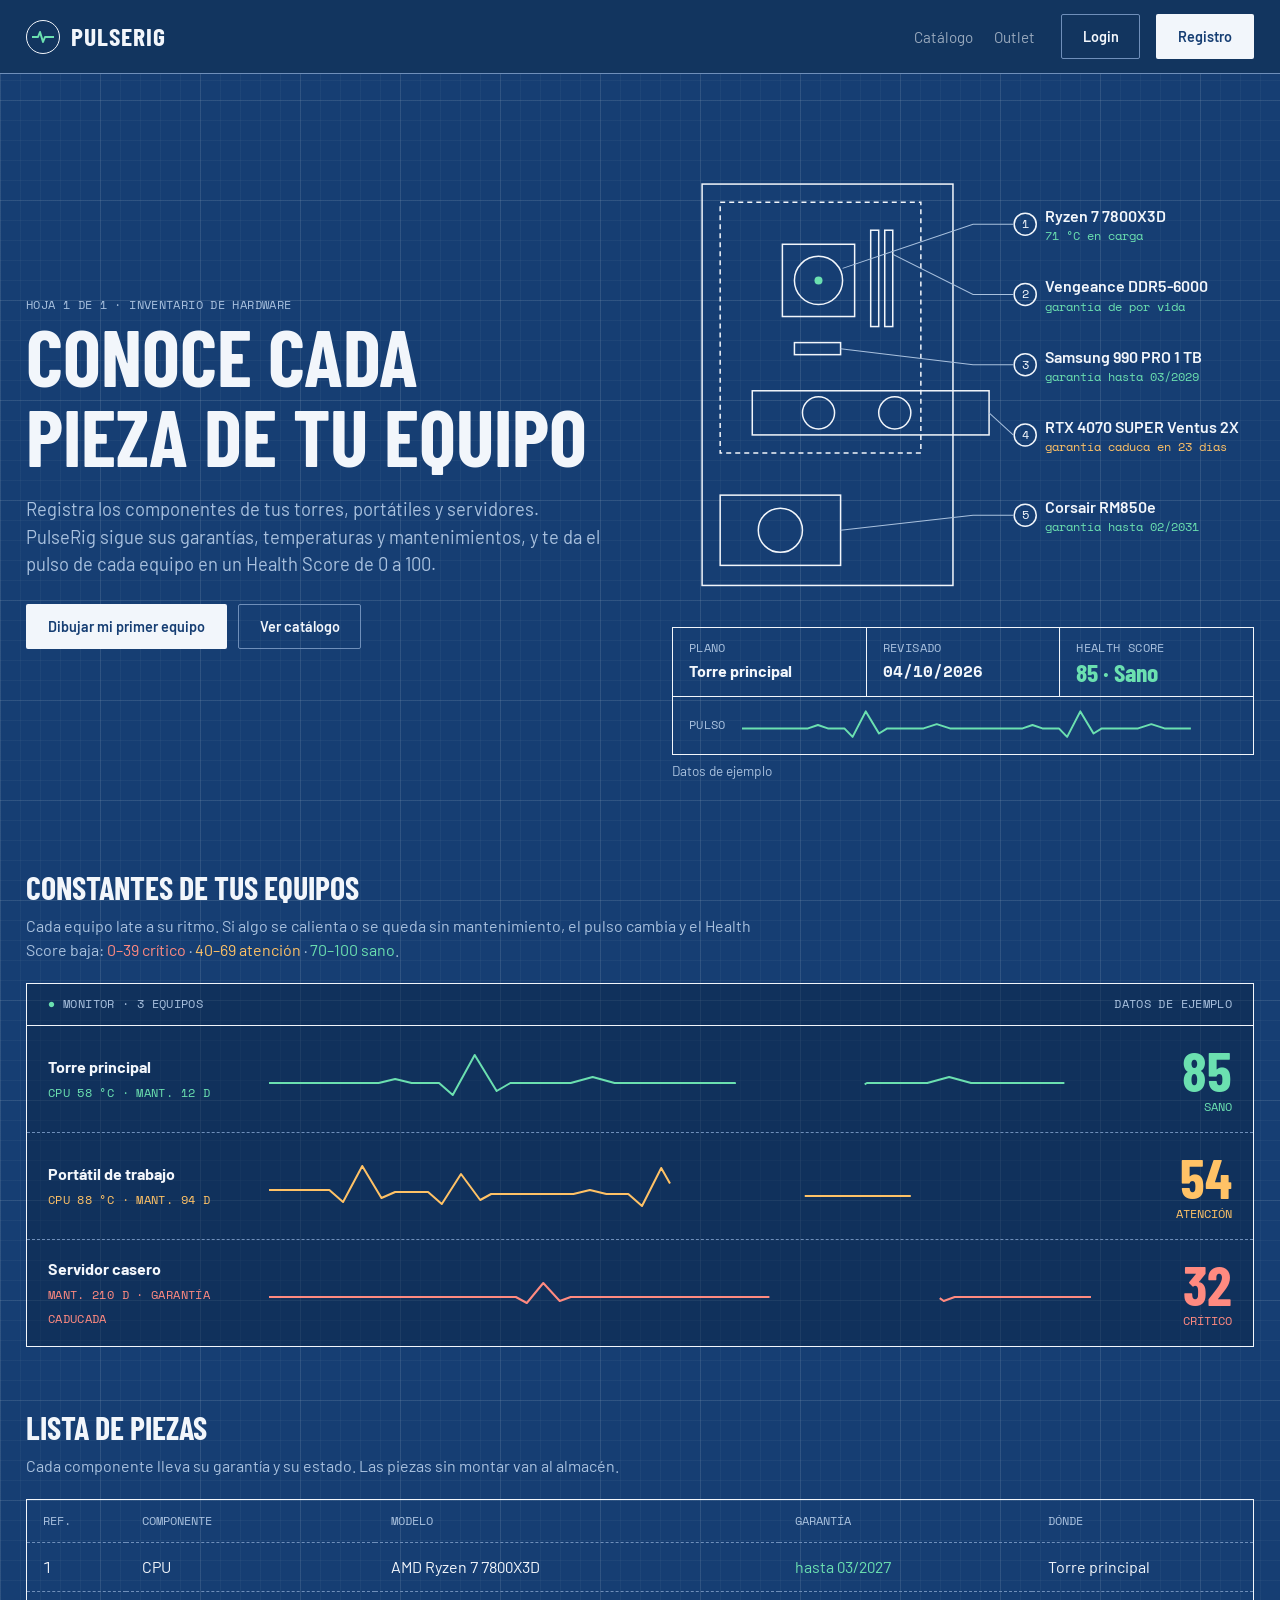
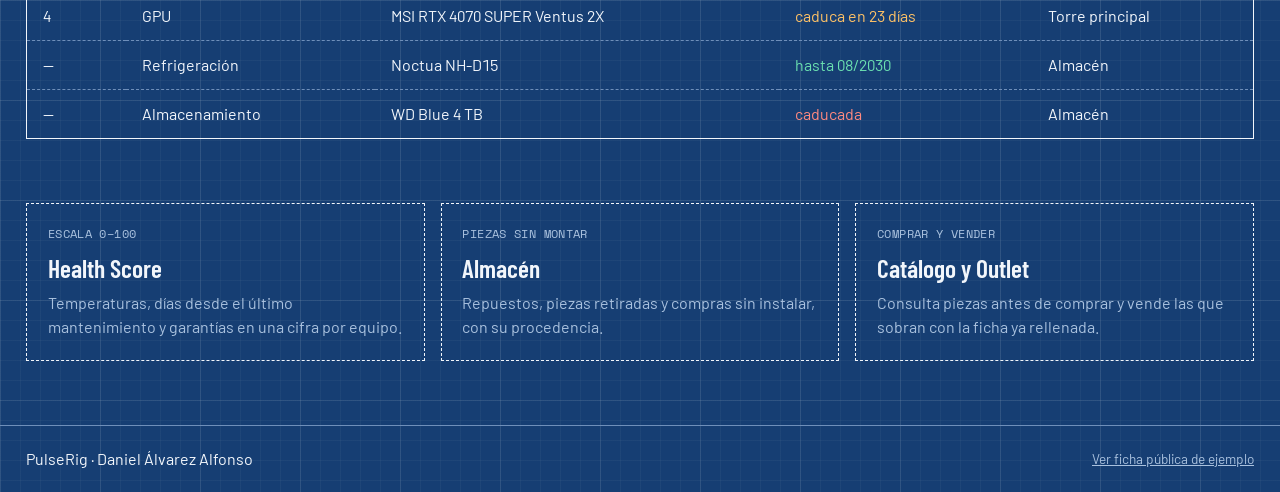
<file: index.html>
<!DOCTYPE html>
<html lang="es">
<head>
  <meta charset="UTF-8">
  <meta name="viewport" content="width=device-width, initial-scale=1.0">
  <title>PulseRig — Bitácora de mantenimiento y salud de tu hardware</title>
  <link rel="preconnect" href="https://fonts.googleapis.com">
  <link rel="preconnect" href="https://fonts.gstatic.com" crossorigin>
  <!-- Fuentes del rediseño: Barlow Condensed (títulos), Barlow (texto) y Space Mono (datos) -->
  <link href="https://fonts.googleapis.com/css2?family=Barlow+Condensed:wght@600;700&family=Barlow:wght@400;500;600&family=Space+Mono:wght@400;700&display=swap" rel="stylesheet">
  <link rel="stylesheet" href="https://cdn.jsdelivr.net/npm/bootstrap@4.6.2/dist/css/bootstrap.min.css">
  <link rel="stylesheet" href="css/styles.css">
</head>
<!--
  PORTADA DE PULSERIG · Rediseño "hoja de calco"
  La página parece un plano técnico. Tiene 4 bloques:
    1. Hero: texto + despiece de una torre de ejemplo con su cajetín.
    2. Monitor de constantes: un canal con pulso animado por cada equipo.
    3. Lista de piezas: tabla de componentes con su garantía.
    4. Funciones: tres tarjetas con lo que hace la aplicación.

  Colores de estado: cualquier elemento con data-estado="sano | atencion | critico"
  se pinta con el color de ese estado (ver styles.css, sección ESTADOS).
-->
<body>

  <!-- ===== CABECERA ===== -->
  <header class="menu-principal">
    <div class="contenedor">
      <a href="index.html" class="marca">
        <!-- Logo: sello redondo con un pulso que se mueve -->
        <span class="marca__sello" data-estado="sano">
          <svg viewBox="0 0 22 14" aria-hidden="true"><path class="pulso pulso--logo" d="M0 7h6l2-5 3 10 2-5h9"></path></svg>
        </span>
        PulseRig
      </a>
      <button class="menu-toggle" type="button" data-toggle="collapse" data-target="#menuPrincipal" aria-controls="menuPrincipal" aria-expanded="false" aria-label="Abrir menú">
        &#9776;
      </button>
      <nav class="menu-grupo collapse" id="menuPrincipal">
        <ul class="menu-enlaces">
          <li><a href="pages/catalogo.html">Catálogo</a></li>
          <li><a href="pages/outlet.html">Outlet</a></li>
        </ul>
        <div class="menu-acceso">
          <a href="pages/login.html" class="btn btn-secundario">Login</a>
          <a href="pages/registro.html" class="btn btn-primario">Registro</a>
        </div>
      </nav>
    </div>
  </header>
  <!-- ===== FIN CABECERA ===== -->

  <main>
    <div class="contenedor">

      <!-- ===== 1. HERO ===== -->
      <section class="hero">
        <div class="hero__texto">
          <p class="etiqueta-dato">Hoja 1 de 1 · Inventario de hardware</p>
          <h1>Conoce cada pieza de tu equipo</h1>
          <p class="hero__descripcion">
            Registra los componentes de tus torres, portátiles y servidores. PulseRig sigue sus garantías,
            temperaturas y mantenimientos, y te da el pulso de cada equipo en un Health Score de 0 a 100.
          </p>
          <div class="hero__acciones">
            <a href="pages/registro.html" class="btn btn-primario">Dibujar mi primer equipo</a>
            <a href="pages/catalogo.html" class="btn btn-secundario">Ver catálogo</a>
          </div>
        </div>

        <!-- Despiece de ejemplo: dibujo de la torre + cajetín del plano -->
        <figure class="despiece">
          <div class="despiece__dibujo">
            <svg viewBox="0 0 580 450" role="img" aria-label="Despiece de ejemplo de una torre con cinco componentes señalados">

              <!-- Piezas de la torre (solo contorno) -->
              <g class="despiece__piezas">
                <rect x="30" y="20" width="250" height="400"></rect>   <!-- caja -->
                <rect x="48" y="38" width="200" height="250" stroke-dasharray="5 4"></rect> <!-- placa base -->
                <rect x="110" y="80" width="72" height="72"></rect>    <!-- disipador CPU -->
                <circle cx="146" cy="116" r="24"></circle>
                <rect x="198" y="66" width="8" height="96"></rect>     <!-- RAM -->
                <rect x="212" y="66" width="8" height="96"></rect>
                <rect x="122" y="178" width="46" height="12"></rect>   <!-- SSD -->
                <rect x="80" y="226" width="236" height="44"></rect>   <!-- GPU -->
                <circle cx="146" cy="248" r="16"></circle>
                <circle cx="222" cy="248" r="16"></circle>
                <rect x="48" y="330" width="120" height="70"></rect>   <!-- fuente -->
                <circle cx="108" cy="365" r="22"></circle>
              </g>

              <!-- LED de la CPU: parpadea como un latido -->
              <circle class="latido" data-estado="sano" cx="146" cy="116" r="4"></circle>

              <!-- Líneas que unen cada pieza con su etiqueta -->
              <g class="despiece__lineas">
                <polyline points="170,104 300,60 340,60"></polyline>
                <polyline points="220,90 300,130 340,130"></polyline>
                <polyline points="168,184 300,200 340,200"></polyline>
                <polyline points="316,248 340,270"></polyline>
                <polyline points="168,365 300,350 340,350"></polyline>
              </g>

              <!-- Etiquetas: número, modelo y dato (el color lo da data-estado) -->
              <g class="despiece__etiquetas">
                <circle cx="352" cy="60" r="11"></circle><text class="despiece__num" x="352" y="64">1</text>
                <text class="despiece__modelo" x="372" y="58">Ryzen 7 7800X3D</text>
                <text data-estado="sano" x="372" y="76">71 °C en carga</text>

                <circle cx="352" cy="130" r="11"></circle><text class="despiece__num" x="352" y="134">2</text>
                <text class="despiece__modelo" x="372" y="128">Vengeance DDR5-6000</text>
                <text data-estado="sano" x="372" y="146">garantía de por vida</text>

                <circle cx="352" cy="200" r="11"></circle><text class="despiece__num" x="352" y="204">3</text>
                <text class="despiece__modelo" x="372" y="198">Samsung 990 PRO 1 TB</text>
                <text data-estado="sano" x="372" y="216">garantía hasta 03/2029</text>

                <circle cx="352" cy="270" r="11"></circle><text class="despiece__num" x="352" y="274">4</text>
                <text class="despiece__modelo" x="372" y="268">RTX 4070 SUPER Ventus 2X</text>
                <text data-estado="atencion" x="372" y="286">garantía caduca en 23 días</text>

                <circle cx="352" cy="350" r="11"></circle><text class="despiece__num" x="352" y="354">5</text>
                <text class="despiece__modelo" x="372" y="348">Corsair RM850e</text>
                <text data-estado="sano" x="372" y="366">garantía hasta 02/2031</text>
              </g>
            </svg>
          </div>

          <!-- Cajetín: el recuadro de datos que llevan los planos en una esquina -->
          <div class="cajetin">
            <div>
              <span class="etiqueta-dato">Plano</span>
              <strong>Torre principal</strong>
            </div>
            <div>
              <span class="etiqueta-dato">Revisado</span>
              <strong class="cifra">04/10/2026</strong>
            </div>
            <div data-estado="sano">
              <span class="etiqueta-dato">Health Score</span>
              <strong class="cajetin__puntuacion">85 · Sano</strong>
            </div>
            <div class="cajetin__pulso" data-estado="sano">
              <span class="etiqueta-dato">Pulso</span>
              <svg viewBox="0 0 300 40" preserveAspectRatio="none" aria-hidden="true"><path class="pulso pulso--lento" d="M0 24h40l6-4 6 4h10l5 10 8-30 8 26 5-6h22l8-5 8 5h44l6-4 6 4h10l5 10 8-30 8 26 5-6h22l8-5 8 5h34"></path></svg>
            </div>
          </div>
          <figcaption class="texto-pequeno">Datos de ejemplo</figcaption>
        </figure>
      </section>
      <!-- ===== FIN HERO ===== -->

      <!-- ===== 2. MONITOR DE CONSTANTES ===== -->
      <section class="seccion-publica">
        <div class="seccion-publica__intro">
          <h2>Constantes de tus equipos</h2>
          <p class="texto-secundario">
            Cada equipo late a su ritmo. Si algo se calienta o se queda sin mantenimiento, el pulso cambia
            y el Health Score baja:
            <span data-estado="critico">0–39 crítico</span> ·
            <span data-estado="atencion">40–69 atención</span> ·
            <span data-estado="sano">70–100 sano</span>.
          </p>
        </div>

        <div class="monitor">
          <p class="monitor__cabecera etiqueta-dato">
            <span><span class="latido" data-estado="sano">●</span> Monitor · 3 equipos</span>
            <span>Datos de ejemplo</span>
          </p>

          <!-- Un canal por equipo: nombre, pulso y puntuación. data-estado colorea todo el canal -->
          <div class="monitor__canal" data-estado="sano">
            <div>
              <strong>Torre principal</strong>
              <span class="etiqueta-dato">CPU 58 °C · mant. 12 d</span>
            </div>
            <svg viewBox="0 0 300 60" preserveAspectRatio="none" aria-hidden="true"><path class="pulso pulso--lento" d="M0 34h40l6-4 6 4h10l5 12 8-40 8 36 5-8h22l8-6 8 6h44l6-4 6 4h10l5 12 8-40 8 36 5-8h22l8-6 8 6h34"></path></svg>
            <p class="monitor__lectura"><span class="monitor__cifra">85</span> Sano</p>
          </div>

          <div class="monitor__canal" data-estado="atencion">
            <div>
              <strong>Portátil de trabajo</strong>
              <span class="etiqueta-dato">CPU 88 °C · mant. 94 d</span>
            </div>
            <svg viewBox="0 0 300 60" preserveAspectRatio="none" aria-hidden="true"><path class="pulso pulso--rapido" d="M0 34h22l5 12 7-36 7 32 5-6h12l5 12 7-30 7 26 4-6h30l6-4 6 4h8l5 12 7-38 7 34 5-8h16l5 12 7-28 7 24 4-6h40"></path></svg>
            <p class="monitor__lectura"><span class="monitor__cifra">54</span> Atención</p>
          </div>

          <div class="monitor__canal" data-estado="critico">
            <div>
              <strong>Servidor casero</strong>
              <span class="etiqueta-dato">mant. 210 d · garantía caducada</span>
            </div>
            <svg viewBox="0 0 300 60" preserveAspectRatio="none" aria-hidden="true"><path class="pulso" d="M0 34h90l4 6 6-20 6 18 4-4h120l4 6 6-14 6 12 4-4h50"></path></svg>
            <p class="monitor__lectura"><span class="monitor__cifra">32</span> Crítico</p>
          </div>
        </div>
      </section>
      <!-- ===== FIN MONITOR ===== -->

      <!-- ===== 3. LISTA DE PIEZAS ===== -->
      <section class="seccion-publica">
        <div class="seccion-publica__intro">
          <h2>Lista de piezas</h2>
          <p class="texto-secundario">Cada componente lleva su garantía y su estado. Las piezas sin montar van al almacén.</p>
        </div>
        <div class="tabla-plano">
          <table>
            <thead>
              <tr><th>Ref.</th><th>Componente</th><th>Modelo</th><th>Garantía</th><th>Dónde</th></tr>
            </thead>
            <tbody>
              <tr><td>1</td><td>CPU</td><td>AMD Ryzen 7 7800X3D</td><td data-estado="sano">hasta 03/2027</td><td>Torre principal</td></tr>
              <tr><td>4</td><td>GPU</td><td>MSI RTX 4070 SUPER Ventus 2X</td><td data-estado="atencion">caduca en 23 días</td><td>Torre principal</td></tr>
              <tr><td>—</td><td>Refrigeración</td><td>Noctua NH-D15</td><td data-estado="sano">hasta 08/2030</td><td>Almacén</td></tr>
              <tr><td>—</td><td>Almacenamiento</td><td>WD Blue 4 TB</td><td data-estado="critico">caducada</td><td>Almacén</td></tr>
            </tbody>
          </table>
        </div>
      </section>
      <!-- ===== FIN LISTA DE PIEZAS ===== -->

      <!-- ===== 4. FUNCIONES ===== -->
      <section class="seccion-publica">
        <div class="rejilla">
          <article class="funcion">
            <p class="etiqueta-dato">Escala 0–100</p>
            <h3>Health Score</h3>
            <p class="texto-secundario">Temperaturas, días desde el último mantenimiento y garantías en una cifra por equipo.</p>
          </article>
          <article class="funcion">
            <p class="etiqueta-dato">Piezas sin montar</p>
            <h3>Almacén</h3>
            <p class="texto-secundario">Repuestos, piezas retiradas y compras sin instalar, con su procedencia.</p>
          </article>
          <article class="funcion">
            <p class="etiqueta-dato">Comprar y vender</p>
            <h3>Catálogo y Outlet</h3>
            <p class="texto-secundario">Consulta piezas antes de comprar y vende las que sobran con la ficha ya rellenada.</p>
          </article>
        </div>
      </section>
      <!-- ===== FIN FUNCIONES ===== -->

    </div>
  </main>

  <!-- ===== PIE ===== -->
  <footer class="pie-pagina">
    <div class="contenedor">
      <p>PulseRig · Daniel Álvarez Alfonso</p>
      <a href="pages/publico.html">Ver ficha pública de ejemplo</a>
    </div>
  </footer>
  <!-- ===== FIN PIE ===== -->

  <script src="https://cdn.jsdelivr.net/npm/jquery@3.6.0/dist/jquery.min.js"></script>
  <script src="https://cdn.jsdelivr.net/npm/popper.js@1.16.1/dist/umd/popper.min.js"></script>
  <script src="https://cdn.jsdelivr.net/npm/bootstrap@4.6.2/dist/js/bootstrap.min.js"></script>
</body>
</html>
</file>
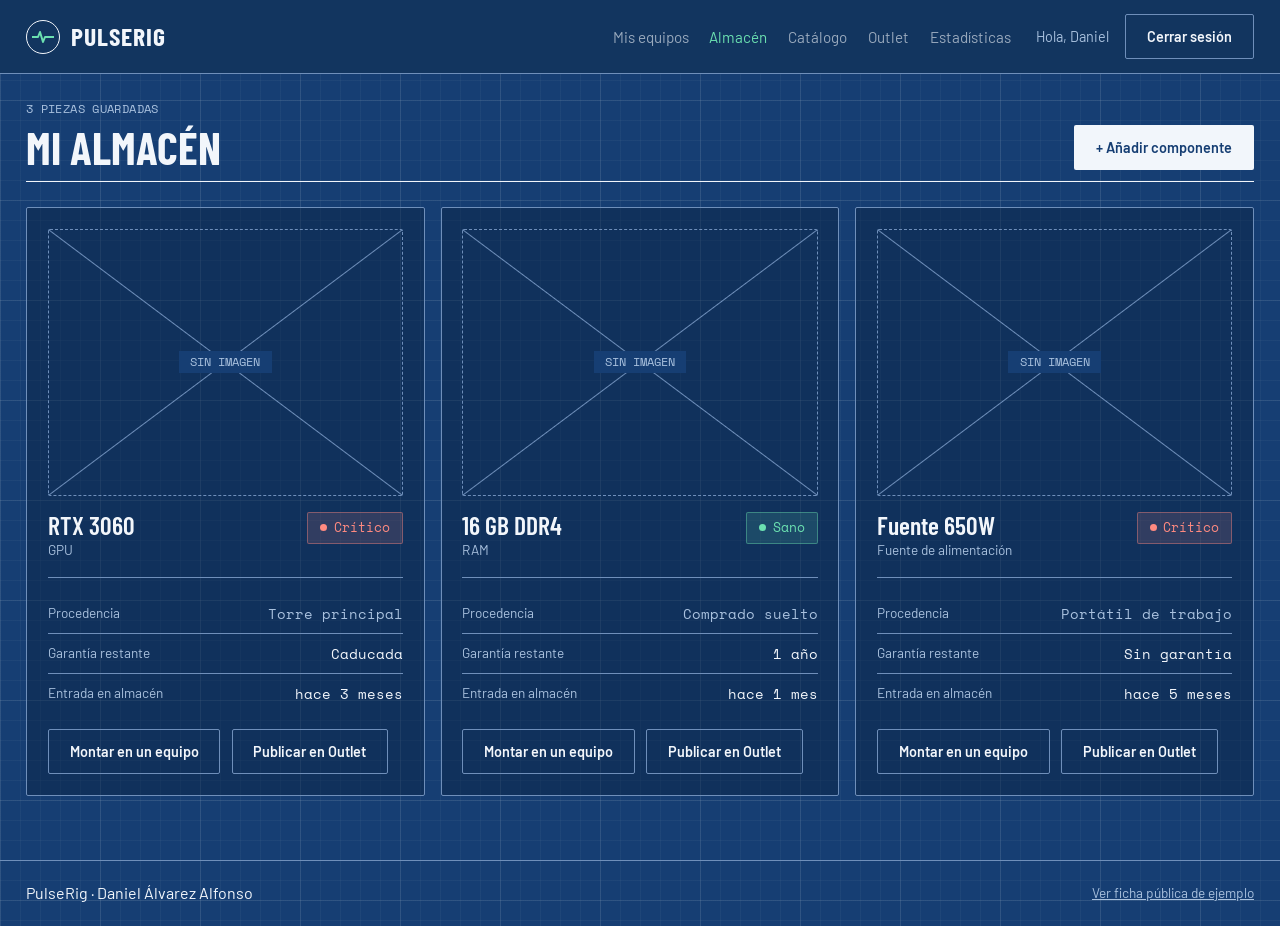
<file: pages/almacen.html>
<!DOCTYPE html>
<html lang="es">
<head>
  <meta charset="UTF-8">
  <meta name="viewport" content="width=device-width, initial-scale=1.0">
  <title>Mi almacén · PulseRig</title>
  <link rel="preconnect" href="https://fonts.googleapis.com">
  <link rel="preconnect" href="https://fonts.gstatic.com" crossorigin>
  <link href="https://fonts.googleapis.com/css2?family=Barlow+Condensed:wght@600;700&family=Barlow:wght@400;500;600&family=Space+Mono:wght@400;700&display=swap" rel="stylesheet">
  <link rel="stylesheet" href="https://cdn.jsdelivr.net/npm/bootstrap@4.6.2/dist/css/bootstrap.min.css">
  <link rel="stylesheet" href="../css/styles.css">
</head>
<body>
  <div class="contenido">

    <!-- ===== CABECERA ===== -->
    <header class="menu-principal">
      <div class="contenedor">
        <a href="../index.html" class="marca">
          <span class="marca__sello" data-estado="sano">
            <svg viewBox="0 0 22 14" aria-hidden="true"><path class="pulso pulso--logo" d="M0 7h6l2-5 3 10 2-5h9"></path></svg>
          </span>
          PulseRig
        </a>
        <button class="menu-toggle" type="button" data-toggle="collapse" data-target="#menuPrincipal" aria-controls="menuPrincipal" aria-expanded="false" aria-label="Abrir menú">
          &#9776;
        </button>
        <nav class="menu-grupo collapse" id="menuPrincipal">
          <ul class="menu-enlaces">
            <li><a href="equipos.html">Mis equipos</a></li>
            <li><a href="almacen.html" aria-current="page">Almacén</a></li>
            <li><a href="catalogo.html">Catálogo</a></li>
            <li><a href="outlet.html">Outlet</a></li>
            <li><a href="estadisticas.html">Estadísticas</a></li>
          </ul>
          <div class="menu-acceso">
            <span class="menu-saludo">Hola, Daniel</span>
            <a href="../index.html" class="btn btn-secundario">Cerrar sesión</a>
          </div>
        </nav>
      </div>
    </header>
    <!-- ===== FIN CABECERA ===== -->

    <main>
      <div class="contenedor">

        <div class="cabecera-pagina">
          <div>
            <p class="etiqueta-dato">3 piezas guardadas</p>
            <h1>Mi almacén</h1>
          </div>
          <a href="#" class="btn btn-primario">+ Añadir componente</a>
        </div>

        <div class="rejilla">

          <article class="tarjeta">
            <div class="sin-imagen" style="margin-bottom: var(--espacio-md);"><span>Sin imagen</span></div>
            <div class="tarjeta__cabecera">
              <div class="tarjeta__cabecera-titulos">
                <h3>RTX 3060</h3>
                <p class="texto-pequeno">GPU</p>
              </div>
              <span class="badge-estado badge-critico">Crítico</span>
            </div>
            <div class="tarjeta__cuerpo">
              <div class="tarjeta__fila">
                <span class="tarjeta__fila-etiqueta">Procedencia</span>
                <span class="tarjeta__fila-valor tarjeta-almacen__procedencia">Torre principal</span>
              </div>
              <div class="tarjeta__fila">
                <span class="tarjeta__fila-etiqueta">Garantía restante</span>
                <span class="tarjeta__fila-valor cifra">Caducada</span>
              </div>
              <div class="tarjeta__fila">
                <span class="tarjeta__fila-etiqueta">Entrada en almacén</span>
                <span class="tarjeta__fila-valor cifra">hace 3 meses</span>
              </div>
            </div>
            <div class="tarjeta__acciones">
              <button type="button" class="btn btn-secundario">Montar en un equipo</button>
              <button type="button" class="btn btn-secundario">Publicar en Outlet</button>
            </div>
          </article>

          <article class="tarjeta">
            <div class="sin-imagen" style="margin-bottom: var(--espacio-md);"><span>Sin imagen</span></div>
            <div class="tarjeta__cabecera">
              <div class="tarjeta__cabecera-titulos">
                <h3>16 GB DDR4</h3>
                <p class="texto-pequeno">RAM</p>
              </div>
              <span class="badge-estado badge-sano">Sano</span>
            </div>
            <div class="tarjeta__cuerpo">
              <div class="tarjeta__fila">
                <span class="tarjeta__fila-etiqueta">Procedencia</span>
                <span class="tarjeta__fila-valor tarjeta-almacen__procedencia">Comprado suelto</span>
              </div>
              <div class="tarjeta__fila">
                <span class="tarjeta__fila-etiqueta">Garantía restante</span>
                <span class="tarjeta__fila-valor cifra">1 año</span>
              </div>
              <div class="tarjeta__fila">
                <span class="tarjeta__fila-etiqueta">Entrada en almacén</span>
                <span class="tarjeta__fila-valor cifra">hace 1 mes</span>
              </div>
            </div>
            <div class="tarjeta__acciones">
              <button type="button" class="btn btn-secundario">Montar en un equipo</button>
              <button type="button" class="btn btn-secundario">Publicar en Outlet</button>
            </div>
          </article>

          <article class="tarjeta">
            <div class="sin-imagen" style="margin-bottom: var(--espacio-md);"><span>Sin imagen</span></div>
            <div class="tarjeta__cabecera">
              <div class="tarjeta__cabecera-titulos">
                <h3>Fuente 650W</h3>
                <p class="texto-pequeno">Fuente de alimentación</p>
              </div>
              <span class="badge-estado badge-critico">Crítico</span>
            </div>
            <div class="tarjeta__cuerpo">
              <div class="tarjeta__fila">
                <span class="tarjeta__fila-etiqueta">Procedencia</span>
                <span class="tarjeta__fila-valor tarjeta-almacen__procedencia">Portátil de trabajo</span>
              </div>
              <div class="tarjeta__fila">
                <span class="tarjeta__fila-etiqueta">Garantía restante</span>
                <span class="tarjeta__fila-valor cifra">Sin garantía</span>
              </div>
              <div class="tarjeta__fila">
                <span class="tarjeta__fila-etiqueta">Entrada en almacén</span>
                <span class="tarjeta__fila-valor cifra">hace 5 meses</span>
              </div>
            </div>
            <div class="tarjeta__acciones">
              <button type="button" class="btn btn-secundario">Montar en un equipo</button>
              <button type="button" class="btn btn-secundario">Publicar en Outlet</button>
            </div>
          </article>

        </div>

      </div>
    </main>

    <!-- ===== PIE ===== -->
    <footer class="pie-pagina">
      <div class="contenedor">
        <p>PulseRig · Daniel Álvarez Alfonso</p>
        <a href="publico.html">Ver ficha pública de ejemplo</a>
      </div>
    </footer>
    <!-- ===== FIN PIE ===== -->

  </div>

  <script src="https://cdn.jsdelivr.net/npm/jquery@3.6.0/dist/jquery.min.js"></script>
  <script src="https://cdn.jsdelivr.net/npm/popper.js@1.16.1/dist/umd/popper.min.js"></script>
  <script src="https://cdn.jsdelivr.net/npm/bootstrap@4.6.2/dist/js/bootstrap.min.js"></script>
</body>
</html>
</file>
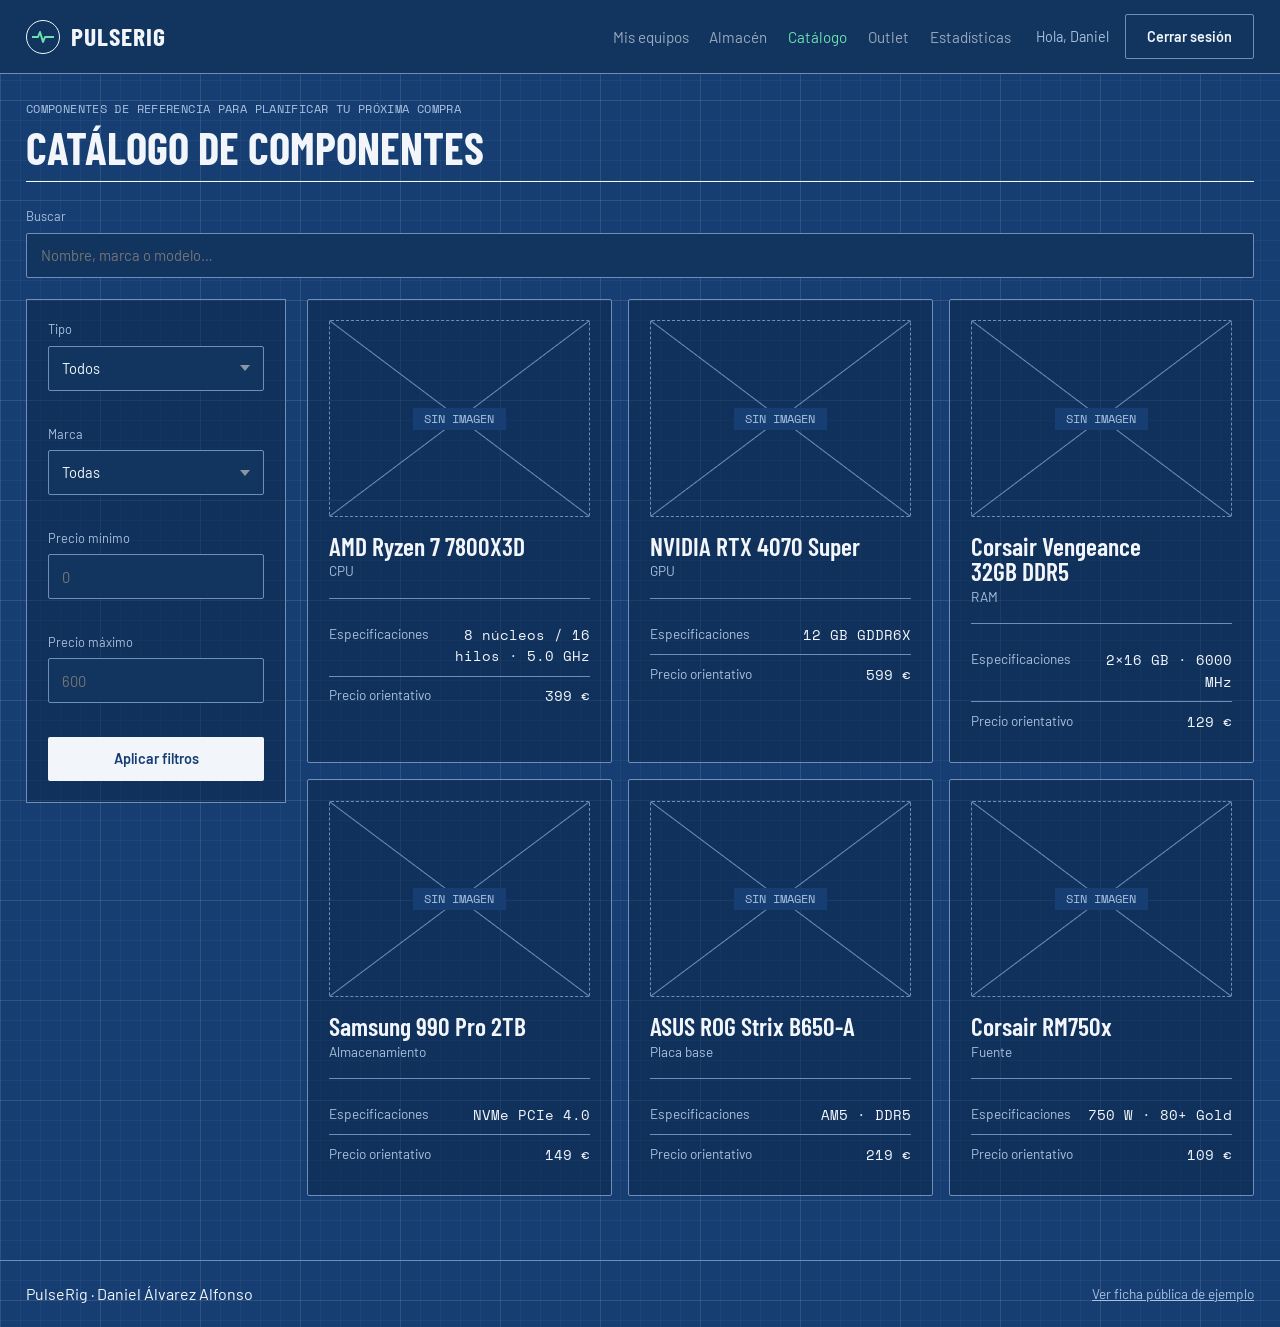
<file: pages/catalogo.html>
<!DOCTYPE html>
<html lang="es">
<head>
  <meta charset="UTF-8">
  <meta name="viewport" content="width=device-width, initial-scale=1.0">
  <title>Catálogo · PulseRig</title>
  <link rel="preconnect" href="https://fonts.googleapis.com">
  <link rel="preconnect" href="https://fonts.gstatic.com" crossorigin>
  <link href="https://fonts.googleapis.com/css2?family=Barlow+Condensed:wght@600;700&family=Barlow:wght@400;500;600&family=Space+Mono:wght@400;700&display=swap" rel="stylesheet">
  <link rel="stylesheet" href="https://cdn.jsdelivr.net/npm/bootstrap@4.6.2/dist/css/bootstrap.min.css">
  <link rel="stylesheet" href="../css/styles.css">
</head>
<body>
  <div class="contenido">

    <!-- ===== CABECERA ===== -->
    <header class="menu-principal">
      <div class="contenedor">
        <a href="../index.html" class="marca">
          <span class="marca__sello" data-estado="sano">
            <svg viewBox="0 0 22 14" aria-hidden="true"><path class="pulso pulso--logo" d="M0 7h6l2-5 3 10 2-5h9"></path></svg>
          </span>
          PulseRig
        </a>
        <button class="menu-toggle" type="button" data-toggle="collapse" data-target="#menuPrincipal" aria-controls="menuPrincipal" aria-expanded="false" aria-label="Abrir menú">
          &#9776;
        </button>
        <nav class="menu-grupo collapse" id="menuPrincipal">
          <ul class="menu-enlaces">
            <li><a href="equipos.html">Mis equipos</a></li>
            <li><a href="almacen.html">Almacén</a></li>
            <li><a href="catalogo.html" aria-current="page">Catálogo</a></li>
            <li><a href="outlet.html">Outlet</a></li>
            <li><a href="estadisticas.html">Estadísticas</a></li>
          </ul>
          <div class="menu-acceso">
            <span class="menu-saludo">Hola, Daniel</span>
            <a href="../index.html" class="btn btn-secundario">Cerrar sesión</a>
          </div>
        </nav>
      </div>
    </header>
    <!-- ===== FIN CABECERA ===== -->

    <main>
      <div class="contenedor">

        <div class="cabecera-pagina">
          <div>
            <p class="etiqueta-dato">Componentes de referencia para planificar tu próxima compra</p>
            <h1>Catálogo de componentes</h1>
          </div>
        </div>

        <div class="buscador">
          <div class="buscador__campo">
            <label class="etiqueta-campo" for="buscar">Buscar</label>
            <input class="campo" type="search" id="buscar" name="buscar" placeholder="Nombre, marca o modelo…">
          </div>
          <div class="filtros__toggle">
            <button type="button" class="btn btn-secundario" data-toggle="collapse" data-target="#panelFiltros" aria-expanded="false" aria-controls="panelFiltros">
              Filtrar
            </button>
          </div>
        </div>

        <div class="catalogo__layout">

          <aside class="catalogo__filtros">
            <form class="filtros__panel collapse" id="panelFiltros" action="#">
              <!-- TODO fase 2: enviar a ... -->
              <div class="grupo-campo">
                <label class="etiqueta-campo" for="filtro-tipo">Tipo</label>
                <select class="campo" id="filtro-tipo" name="tipo">
                  <option value="">Todos</option>
                  <option value="cpu">CPU</option>
                  <option value="gpu">GPU</option>
                  <option value="ram">RAM</option>
                  <option value="almacenamiento">Almacenamiento</option>
                  <option value="placa_base">Placa base</option>
                  <option value="fuente">Fuente</option>
                  <option value="refrigeracion">Refrigeración</option>
                  <option value="otro">Otro</option>
                </select>
              </div>
              <div class="grupo-campo">
                <label class="etiqueta-campo" for="filtro-marca">Marca</label>
                <select class="campo" id="filtro-marca" name="marca">
                  <option value="">Todas</option>
                  <option value="amd">AMD</option>
                  <option value="nvidia">NVIDIA</option>
                  <option value="corsair">Corsair</option>
                  <option value="samsung">Samsung</option>
                  <option value="asus">ASUS</option>
                </select>
              </div>
              <div class="grupo-campo">
                <label class="etiqueta-campo" for="filtro-precio-min">Precio mínimo</label>
                <input class="campo" type="number" id="filtro-precio-min" name="precio_min" min="0" step="1" placeholder="0">
              </div>
              <div class="grupo-campo">
                <label class="etiqueta-campo" for="filtro-precio-max">Precio máximo</label>
                <input class="campo" type="number" id="filtro-precio-max" name="precio_max" min="0" step="1" placeholder="600">
              </div>
              <button type="submit" class="btn btn-primario btn-ancho-completo">Aplicar filtros</button>
            </form>
          </aside>

          <div class="catalogo__resultados">
            <div class="rejilla">

              <article class="tarjeta">
                <div class="sin-imagen" style="margin-bottom: var(--espacio-md);"><span>Sin imagen</span></div>
                <div class="tarjeta__cabecera">
                  <div class="tarjeta__cabecera-titulos">
                    <h3>AMD Ryzen 7 7800X3D</h3>
                    <p class="texto-pequeno">CPU</p>
                  </div>
                </div>
                <div class="tarjeta__cuerpo">
                  <div class="tarjeta__fila">
                    <span class="tarjeta__fila-etiqueta">Especificaciones</span>
                    <span class="tarjeta__fila-valor">8 núcleos / 16 hilos · 5.0 GHz</span>
                  </div>
                  <div class="tarjeta__fila">
                    <span class="tarjeta__fila-etiqueta">Precio orientativo</span>
                    <span class="tarjeta__fila-valor cifra">399 €</span>
                  </div>
                </div>
              </article>

              <article class="tarjeta">
                <div class="sin-imagen" style="margin-bottom: var(--espacio-md);"><span>Sin imagen</span></div>
                <div class="tarjeta__cabecera">
                  <div class="tarjeta__cabecera-titulos">
                    <h3>NVIDIA RTX 4070 Super</h3>
                    <p class="texto-pequeno">GPU</p>
                  </div>
                </div>
                <div class="tarjeta__cuerpo">
                  <div class="tarjeta__fila">
                    <span class="tarjeta__fila-etiqueta">Especificaciones</span>
                    <span class="tarjeta__fila-valor">12 GB GDDR6X</span>
                  </div>
                  <div class="tarjeta__fila">
                    <span class="tarjeta__fila-etiqueta">Precio orientativo</span>
                    <span class="tarjeta__fila-valor cifra">599 €</span>
                  </div>
                </div>
              </article>

              <article class="tarjeta">
                <div class="sin-imagen" style="margin-bottom: var(--espacio-md);"><span>Sin imagen</span></div>
                <div class="tarjeta__cabecera">
                  <div class="tarjeta__cabecera-titulos">
                    <h3>Corsair Vengeance 32GB DDR5</h3>
                    <p class="texto-pequeno">RAM</p>
                  </div>
                </div>
                <div class="tarjeta__cuerpo">
                  <div class="tarjeta__fila">
                    <span class="tarjeta__fila-etiqueta">Especificaciones</span>
                    <span class="tarjeta__fila-valor">2×16 GB · 6000 MHz</span>
                  </div>
                  <div class="tarjeta__fila">
                    <span class="tarjeta__fila-etiqueta">Precio orientativo</span>
                    <span class="tarjeta__fila-valor cifra">129 €</span>
                  </div>
                </div>
              </article>

              <article class="tarjeta">
                <div class="sin-imagen" style="margin-bottom: var(--espacio-md);"><span>Sin imagen</span></div>
                <div class="tarjeta__cabecera">
                  <div class="tarjeta__cabecera-titulos">
                    <h3>Samsung 990 Pro 2TB</h3>
                    <p class="texto-pequeno">Almacenamiento</p>
                  </div>
                </div>
                <div class="tarjeta__cuerpo">
                  <div class="tarjeta__fila">
                    <span class="tarjeta__fila-etiqueta">Especificaciones</span>
                    <span class="tarjeta__fila-valor">NVMe PCIe 4.0</span>
                  </div>
                  <div class="tarjeta__fila">
                    <span class="tarjeta__fila-etiqueta">Precio orientativo</span>
                    <span class="tarjeta__fila-valor cifra">149 €</span>
                  </div>
                </div>
              </article>

              <article class="tarjeta">
                <div class="sin-imagen" style="margin-bottom: var(--espacio-md);"><span>Sin imagen</span></div>
                <div class="tarjeta__cabecera">
                  <div class="tarjeta__cabecera-titulos">
                    <h3>ASUS ROG Strix B650-A</h3>
                    <p class="texto-pequeno">Placa base</p>
                  </div>
                </div>
                <div class="tarjeta__cuerpo">
                  <div class="tarjeta__fila">
                    <span class="tarjeta__fila-etiqueta">Especificaciones</span>
                    <span class="tarjeta__fila-valor">AM5 · DDR5</span>
                  </div>
                  <div class="tarjeta__fila">
                    <span class="tarjeta__fila-etiqueta">Precio orientativo</span>
                    <span class="tarjeta__fila-valor cifra">219 €</span>
                  </div>
                </div>
              </article>

              <article class="tarjeta">
                <div class="sin-imagen" style="margin-bottom: var(--espacio-md);"><span>Sin imagen</span></div>
                <div class="tarjeta__cabecera">
                  <div class="tarjeta__cabecera-titulos">
                    <h3>Corsair RM750x</h3>
                    <p class="texto-pequeno">Fuente</p>
                  </div>
                </div>
                <div class="tarjeta__cuerpo">
                  <div class="tarjeta__fila">
                    <span class="tarjeta__fila-etiqueta">Especificaciones</span>
                    <span class="tarjeta__fila-valor">750 W · 80+ Gold</span>
                  </div>
                  <div class="tarjeta__fila">
                    <span class="tarjeta__fila-etiqueta">Precio orientativo</span>
                    <span class="tarjeta__fila-valor cifra">109 €</span>
                  </div>
                </div>
              </article>

            </div>
          </div>

        </div>

      </div>
    </main>

    <!-- ===== PIE ===== -->
    <footer class="pie-pagina">
      <div class="contenedor">
        <p>PulseRig · Daniel Álvarez Alfonso</p>
        <a href="publico.html">Ver ficha pública de ejemplo</a>
      </div>
    </footer>
    <!-- ===== FIN PIE ===== -->

  </div>

  <script src="https://cdn.jsdelivr.net/npm/jquery@3.6.0/dist/jquery.min.js"></script>
  <script src="https://cdn.jsdelivr.net/npm/popper.js@1.16.1/dist/umd/popper.min.js"></script>
  <script src="https://cdn.jsdelivr.net/npm/bootstrap@4.6.2/dist/js/bootstrap.min.js"></script>
</body>
</html>
</file>
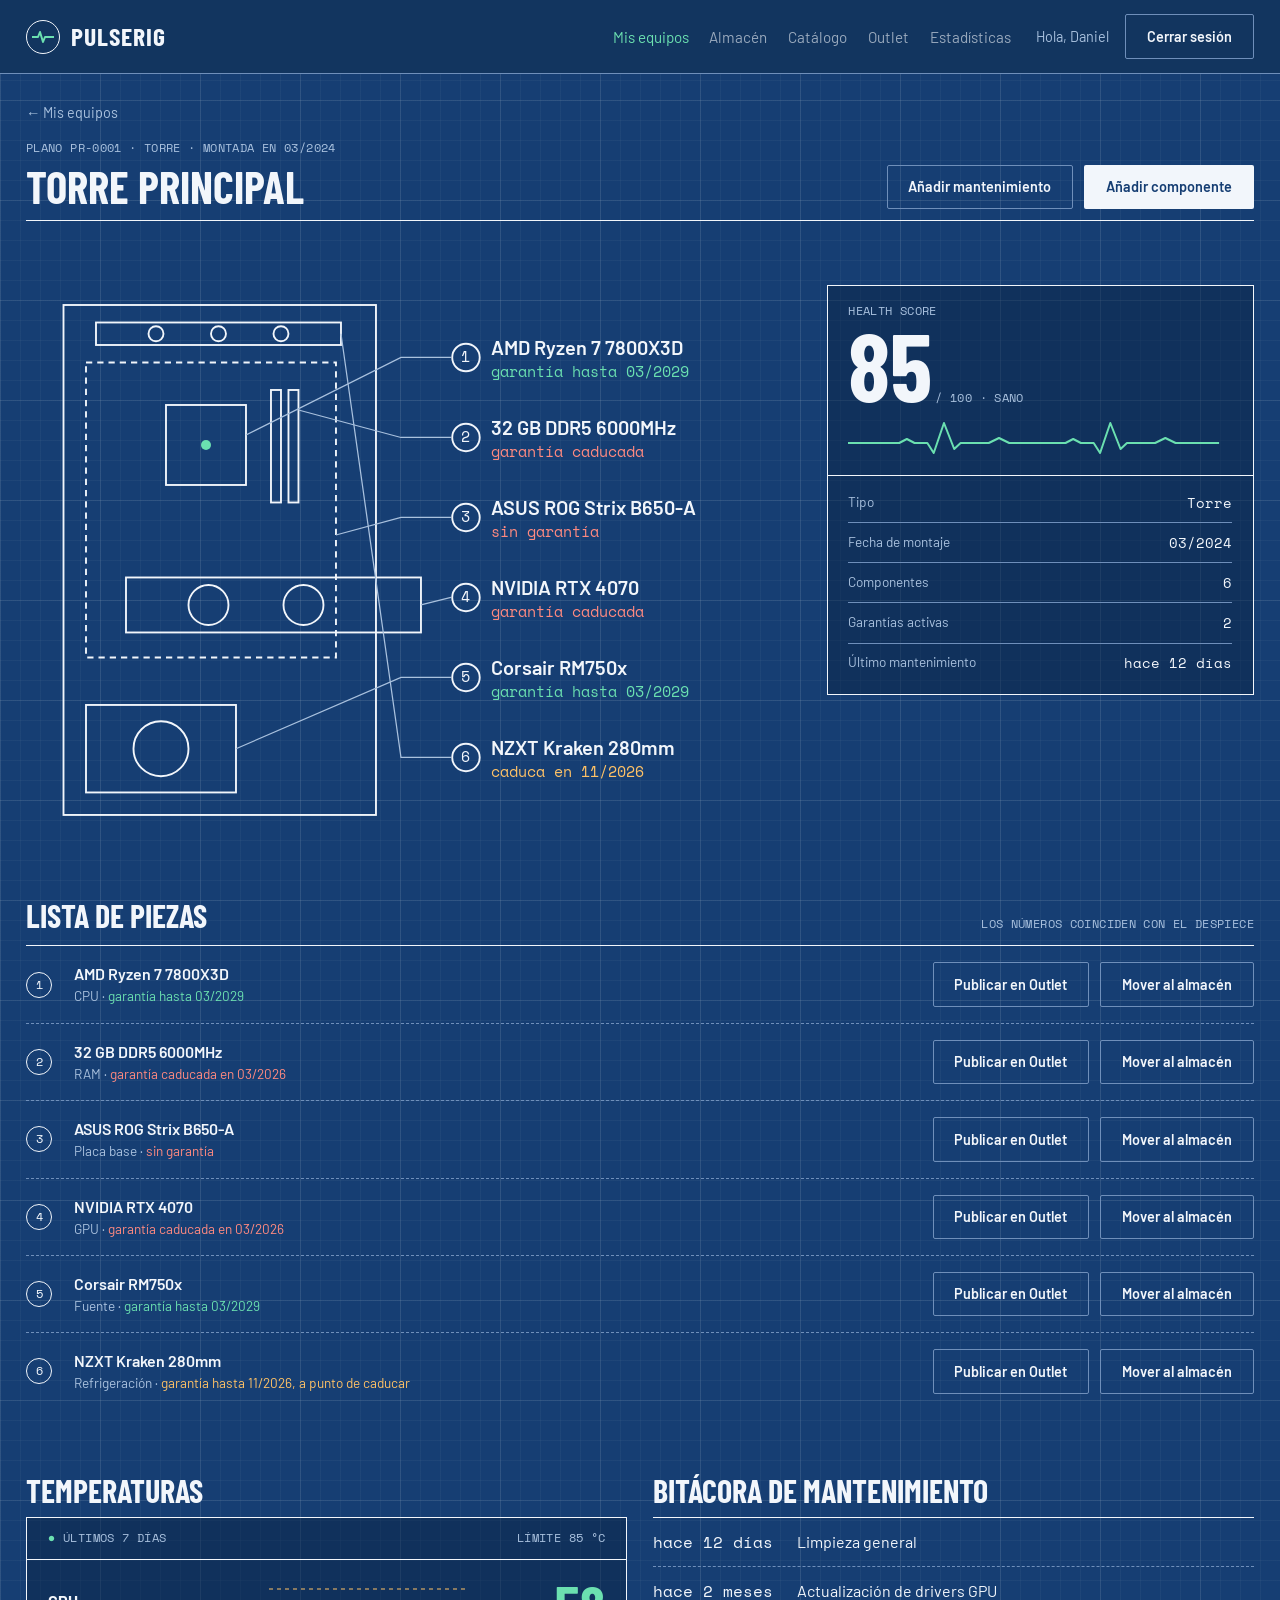
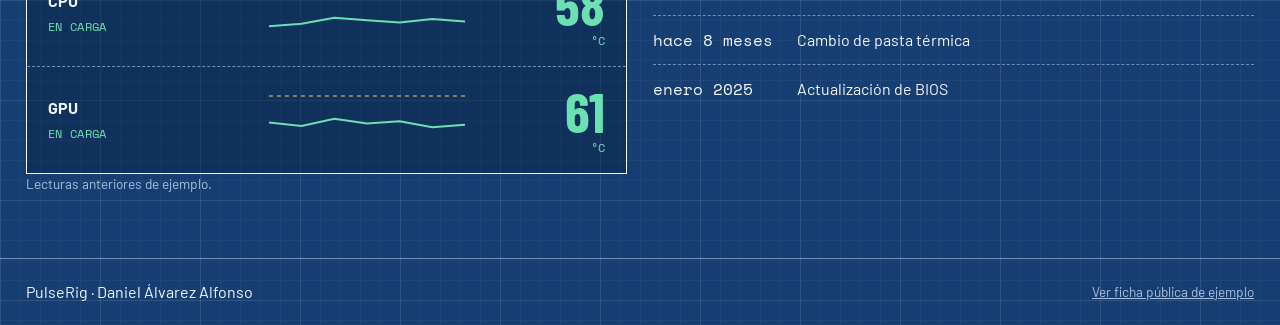
<file: pages/detalle-equipo.html>
<!DOCTYPE html>
<html lang="es">
<head>
  <meta charset="UTF-8">
  <meta name="viewport" content="width=device-width, initial-scale=1.0">
  <title>Torre principal · PulseRig</title>
  <link rel="preconnect" href="https://fonts.googleapis.com">
  <link rel="preconnect" href="https://fonts.gstatic.com" crossorigin>
  <link href="https://fonts.googleapis.com/css2?family=Barlow+Condensed:wght@600;700&family=Barlow:wght@400;500;600&family=Space+Mono:wght@400;700&display=swap" rel="stylesheet">
  <link rel="stylesheet" href="https://cdn.jsdelivr.net/npm/bootstrap@4.6.2/dist/css/bootstrap.min.css">
  <link rel="stylesheet" href="../css/styles.css">
</head>
<body>
  <div class="contenido">

    <!-- ===== CABECERA ===== -->
    <header class="menu-principal">
      <div class="contenedor">
        <a href="../index.html" class="marca">
          <span class="marca__sello" data-estado="sano">
            <svg viewBox="0 0 22 14" aria-hidden="true"><path class="pulso pulso--logo" d="M0 7h6l2-5 3 10 2-5h9"></path></svg>
          </span>
          PulseRig
        </a>
        <button class="menu-toggle" type="button" data-toggle="collapse" data-target="#menuPrincipal" aria-controls="menuPrincipal" aria-expanded="false" aria-label="Abrir menú">
          &#9776;
        </button>
        <nav class="menu-grupo collapse" id="menuPrincipal">
          <ul class="menu-enlaces">
            <li><a href="equipos.html" aria-current="page">Mis equipos</a></li>
            <li><a href="almacen.html">Almacén</a></li>
            <li><a href="catalogo.html">Catálogo</a></li>
            <li><a href="outlet.html">Outlet</a></li>
            <li><a href="estadisticas.html">Estadísticas</a></li>
          </ul>
          <div class="menu-acceso">
            <span class="menu-saludo">Hola, Daniel</span>
            <a href="../index.html" class="btn btn-secundario">Cerrar sesión</a>
          </div>
        </nav>
      </div>
    </header>
    <!-- ===== FIN CABECERA ===== -->

    <!--
      FICHA DE EQUIPO · Rediseño "hoja de calco"
      Bloques, de arriba abajo:
        1. Cabecera de la ficha: nombre del equipo y botones para añadir datos.
        2. Resumen: despiece de la torre + panel con el Health Score.
        3. Lista de piezas: los números coinciden con los del despiece.
        4. Temperaturas (monitor) y bitácora de mantenimiento.
      Los colores de estado se ponen con data-estado (ver styles.css, ESTADOS).
    -->
    <main>
      <div class="contenedor ficha">

        <!-- ===== 1. CABECERA DE LA FICHA ===== -->
        <div>
          <a href="equipos.html" class="enlace-volver">&larr; Mis equipos</a>
          <div class="cabecera-pagina">
            <div>
              <p class="etiqueta-dato">Plano PR-0001 · Torre · montada en 03/2024</p>
              <h1>Torre principal</h1>
            </div>
            <div class="cabecera-pagina__acciones">
              <button type="button" class="btn btn-secundario">Añadir mantenimiento</button>
              <button type="button" class="btn btn-primario">Añadir componente</button>
            </div>
          </div>
        </div>

        <!-- ===== 2. RESUMEN: DESPIECE + PANEL DE SALUD ===== -->
        <section class="ficha-resumen">

          <figure class="despiece">
            <div class="despiece__dibujo">
              <svg viewBox="0 0 620 440" role="img" aria-label="Despiece de la Torre principal con sus seis componentes">

                <!-- Piezas de la torre (solo contorno) -->
                <g class="despiece__piezas">
                  <rect x="30" y="16" width="250" height="408"></rect>   <!-- caja -->
                  <rect x="56" y="30" width="196" height="18"></rect>    <!-- radiador de la Kraken -->
                  <circle cx="104" cy="39" r="6"></circle>
                  <circle cx="154" cy="39" r="6"></circle>
                  <circle cx="204" cy="39" r="6"></circle>
                  <rect x="48" y="62" width="200" height="236" stroke-dasharray="5 4"></rect> <!-- placa base -->
                  <rect x="112" y="96" width="64" height="64"></rect>    <!-- CPU -->
                  <rect x="196" y="84" width="8" height="90"></rect>     <!-- RAM -->
                  <rect x="210" y="84" width="8" height="90"></rect>
                  <rect x="80" y="234" width="236" height="44"></rect>   <!-- GPU -->
                  <circle cx="146" cy="256" r="16"></circle>
                  <circle cx="222" cy="256" r="16"></circle>
                  <rect x="48" y="336" width="120" height="70"></rect>   <!-- fuente -->
                  <circle cx="108" cy="371" r="22"></circle>
                </g>

                <!-- LED de la CPU: parpadea como un latido -->
                <circle class="latido" data-estado="sano" cx="144" cy="128" r="4"></circle>

                <!-- Líneas que unen cada pieza con su etiqueta -->
                <g class="despiece__lineas">
                  <polyline points="176,120 300,58 340,58"></polyline>
                  <polyline points="218,100 300,122 340,122"></polyline>
                  <polyline points="248,200 300,186 340,186"></polyline>
                  <polyline points="316,256 340,250"></polyline>
                  <polyline points="168,371 300,314 340,314"></polyline>
                  <polyline points="252,39 300,378 340,378"></polyline>
                </g>

                <!-- Etiquetas: número, modelo y garantía (el color lo da data-estado) -->
                <g class="despiece__etiquetas">
                  <circle cx="352" cy="58" r="11"></circle><text class="despiece__num" x="352" y="62">1</text>
                  <text class="despiece__modelo" x="372" y="56">AMD Ryzen 7 7800X3D</text>
                  <text data-estado="sano" x="372" y="74">garantía hasta 03/2029</text>

                  <circle cx="352" cy="122" r="11"></circle><text class="despiece__num" x="352" y="126">2</text>
                  <text class="despiece__modelo" x="372" y="120">32 GB DDR5 6000MHz</text>
                  <text data-estado="critico" x="372" y="138">garantía caducada</text>

                  <circle cx="352" cy="186" r="11"></circle><text class="despiece__num" x="352" y="190">3</text>
                  <text class="despiece__modelo" x="372" y="184">ASUS ROG Strix B650-A</text>
                  <text data-estado="critico" x="372" y="202">sin garantía</text>

                  <circle cx="352" cy="250" r="11"></circle><text class="despiece__num" x="352" y="254">4</text>
                  <text class="despiece__modelo" x="372" y="248">NVIDIA RTX 4070</text>
                  <text data-estado="critico" x="372" y="266">garantía caducada</text>

                  <circle cx="352" cy="314" r="11"></circle><text class="despiece__num" x="352" y="318">5</text>
                  <text class="despiece__modelo" x="372" y="312">Corsair RM750x</text>
                  <text data-estado="sano" x="372" y="330">garantía hasta 03/2029</text>

                  <circle cx="352" cy="378" r="11"></circle><text class="despiece__num" x="352" y="382">6</text>
                  <text class="despiece__modelo" x="372" y="376">NZXT Kraken 280mm</text>
                  <text data-estado="atencion" x="372" y="394">caduca en 11/2026</text>
                </g>
              </svg>
            </div>
          </figure>

          <!-- Panel de salud: puntuación grande, pulso y datos del equipo -->
          <aside class="panel-salud">
            <div class="panel-salud__cabecera" data-estado="sano">
              <p class="etiqueta-dato">Health Score</p>
              <p><span class="panel-salud__cifra">85</span> <span class="etiqueta-dato">/ 100 · Sano</span></p>
              <svg viewBox="0 0 300 40" preserveAspectRatio="none" aria-hidden="true"><path class="pulso pulso--lento" d="M0 24h40l6-4 6 4h10l5 10 8-30 8 26 5-6h22l8-5 8 5h44l6-4 6 4h10l5 10 8-30 8 26 5-6h22l8-5 8 5h34"></path></svg>
            </div>
            <div class="tarjeta__cuerpo">
              <div class="tarjeta__fila">
                <span class="tarjeta__fila-etiqueta">Tipo</span>
                <span class="tarjeta__fila-valor">Torre</span>
              </div>
              <div class="tarjeta__fila">
                <span class="tarjeta__fila-etiqueta">Fecha de montaje</span>
                <span class="tarjeta__fila-valor">03/2024</span>
              </div>
              <div class="tarjeta__fila">
                <span class="tarjeta__fila-etiqueta">Componentes</span>
                <span class="tarjeta__fila-valor">6</span>
              </div>
              <div class="tarjeta__fila">
                <span class="tarjeta__fila-etiqueta">Garantías activas</span>
                <span class="tarjeta__fila-valor">2</span>
              </div>
              <div class="tarjeta__fila">
                <span class="tarjeta__fila-etiqueta">Último mantenimiento</span>
                <span class="tarjeta__fila-valor">hace 12 días</span>
              </div>
            </div>
          </aside>
        </section>
        <!-- ===== FIN RESUMEN ===== -->

        <!-- ===== 3. LISTA DE PIEZAS ===== -->
        <section>
          <div class="titulo-bloque">
            <h2>Lista de piezas</h2>
            <p class="etiqueta-dato">Los números coinciden con el despiece</p>
          </div>

          <div class="pieza">
            <span class="pieza__num">1</span>
            <div>
              <p class="pieza__nombre">AMD Ryzen 7 7800X3D</p>
              <p class="texto-pequeno">CPU · <span data-estado="sano">garantía hasta 03/2029</span></p>
            </div>
            <div class="pieza__acciones">
              <button type="button" class="btn btn-secundario">Publicar en Outlet</button>
              <button type="button" class="btn btn-secundario">Mover al almacén</button>
            </div>
          </div>

          <div class="pieza">
            <span class="pieza__num">2</span>
            <div>
              <p class="pieza__nombre">32 GB DDR5 6000MHz</p>
              <p class="texto-pequeno">RAM · <span data-estado="critico">garantía caducada en 03/2026</span></p>
            </div>
            <div class="pieza__acciones">
              <button type="button" class="btn btn-secundario">Publicar en Outlet</button>
              <button type="button" class="btn btn-secundario">Mover al almacén</button>
            </div>
          </div>

          <div class="pieza">
            <span class="pieza__num">3</span>
            <div>
              <p class="pieza__nombre">ASUS ROG Strix B650-A</p>
              <p class="texto-pequeno">Placa base · <span data-estado="critico">sin garantía</span></p>
            </div>
            <div class="pieza__acciones">
              <button type="button" class="btn btn-secundario">Publicar en Outlet</button>
              <button type="button" class="btn btn-secundario">Mover al almacén</button>
            </div>
          </div>

          <div class="pieza">
            <span class="pieza__num">4</span>
            <div>
              <p class="pieza__nombre">NVIDIA RTX 4070</p>
              <p class="texto-pequeno">GPU · <span data-estado="critico">garantía caducada en 03/2026</span></p>
            </div>
            <div class="pieza__acciones">
              <button type="button" class="btn btn-secundario">Publicar en Outlet</button>
              <button type="button" class="btn btn-secundario">Mover al almacén</button>
            </div>
          </div>

          <div class="pieza">
            <span class="pieza__num">5</span>
            <div>
              <p class="pieza__nombre">Corsair RM750x</p>
              <p class="texto-pequeno">Fuente · <span data-estado="sano">garantía hasta 03/2029</span></p>
            </div>
            <div class="pieza__acciones">
              <button type="button" class="btn btn-secundario">Publicar en Outlet</button>
              <button type="button" class="btn btn-secundario">Mover al almacén</button>
            </div>
          </div>

          <div class="pieza">
            <span class="pieza__num">6</span>
            <div>
              <p class="pieza__nombre">NZXT Kraken 280mm</p>
              <p class="texto-pequeno">Refrigeración · <span data-estado="atencion">garantía hasta 11/2026, a punto de caducar</span></p>
            </div>
            <div class="pieza__acciones">
              <button type="button" class="btn btn-secundario">Publicar en Outlet</button>
              <button type="button" class="btn btn-secundario">Mover al almacén</button>
            </div>
          </div>
        </section>
        <!-- ===== FIN LISTA DE PIEZAS ===== -->

        <!-- ===== 4. TEMPERATURAS Y BITÁCORA ===== -->
        <section class="ficha-doble">

          <!-- Temperaturas: un canal del monitor por sensor.
               Escala del trazo: 40 °C abajo (y=60) y 85 °C arriba (y=6, línea discontinua).
               Cada grado sube 1,2 unidades: y = 60 - (temperatura - 40) * 1,2 -->
          <div>
            <h2>Temperaturas</h2>
            <div class="monitor">
              <p class="monitor__cabecera etiqueta-dato">
                <span><span class="latido" data-estado="sano">●</span> Últimos 7 días</span>
                <span>Límite 85 °C</span>
              </p>

              <div class="monitor__canal" data-estado="sano">
                <div>
                  <strong>CPU</strong>
                  <span class="etiqueta-dato">en carga</span>
                </div>
                <svg viewBox="0 0 300 60" preserveAspectRatio="none" role="img" aria-label="CPU: 54, 56, 61, 59, 57, 60 y 58 °C">
                  <line class="traza traza--limite" data-estado="atencion" x1="0" y1="6" x2="300" y2="6"></line>
                  <polyline class="traza" points="0,43.2 50,40.8 100,34.8 150,37.2 200,39.6 250,36 300,38.4"></polyline>
                </svg>
                <p class="monitor__lectura"><span class="monitor__cifra">58</span> °C</p>
              </div>

              <div class="monitor__canal" data-estado="sano">
                <div>
                  <strong>GPU</strong>
                  <span class="etiqueta-dato">en carga</span>
                </div>
                <svg viewBox="0 0 300 60" preserveAspectRatio="none" role="img" aria-label="GPU: 63, 60, 66, 62, 64, 59 y 61 °C">
                  <line class="traza traza--limite" data-estado="atencion" x1="0" y1="6" x2="300" y2="6"></line>
                  <polyline class="traza" points="0,32.4 50,36 100,28.8 150,33.6 200,31.2 250,37.2 300,34.8"></polyline>
                </svg>
                <p class="monitor__lectura"><span class="monitor__cifra">61</span> °C</p>
              </div>
            </div>
            <p class="texto-pequeno">Lecturas anteriores de ejemplo.</p>
          </div>

          <!-- Bitácora: cada mantenimiento con su fecha -->
          <div>
            <h2>Bitácora de mantenimiento</h2>
            <div class="bitacora">
              <div class="bitacora__entrada"><span class="cifra">hace 12 días</span><span>Limpieza general</span></div>
              <div class="bitacora__entrada"><span class="cifra">hace 2 meses</span><span>Actualización de drivers GPU</span></div>
              <div class="bitacora__entrada"><span class="cifra">hace 8 meses</span><span>Cambio de pasta térmica</span></div>
              <div class="bitacora__entrada"><span class="cifra">enero 2025</span><span>Actualización de BIOS</span></div>
            </div>
          </div>
        </section>
        <!-- ===== FIN TEMPERATURAS Y BITÁCORA ===== -->

      </div>
    </main>

    <!-- ===== PIE ===== -->
    <footer class="pie-pagina">
      <div class="contenedor">
        <p>PulseRig · Daniel Álvarez Alfonso</p>
        <a href="publico.html">Ver ficha pública de ejemplo</a>
      </div>
    </footer>
    <!-- ===== FIN PIE ===== -->

  </div>

  <script src="https://cdn.jsdelivr.net/npm/jquery@3.6.0/dist/jquery.min.js"></script>
  <script src="https://cdn.jsdelivr.net/npm/popper.js@1.16.1/dist/umd/popper.min.js"></script>
  <script src="https://cdn.jsdelivr.net/npm/bootstrap@4.6.2/dist/js/bootstrap.min.js"></script>
</body>
</html>
</file>
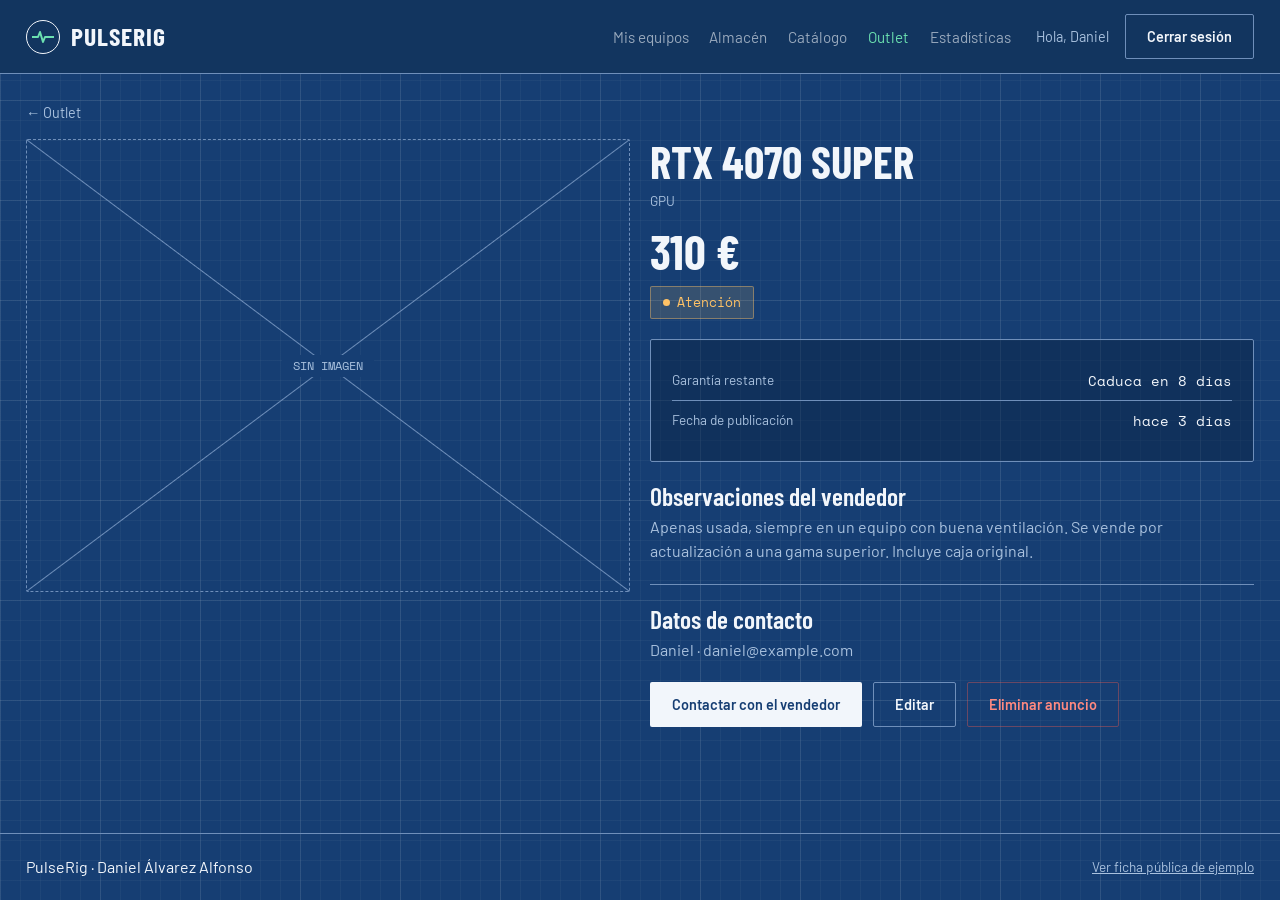
<file: pages/detalle-outlet.html>
<!DOCTYPE html>
<html lang="es">
<head>
  <meta charset="UTF-8">
  <meta name="viewport" content="width=device-width, initial-scale=1.0">
  <title>RTX 4070 Super · Outlet · PulseRig</title>
  <link rel="preconnect" href="https://fonts.googleapis.com">
  <link rel="preconnect" href="https://fonts.gstatic.com" crossorigin>
  <link href="https://fonts.googleapis.com/css2?family=Barlow+Condensed:wght@600;700&family=Barlow:wght@400;500;600&family=Space+Mono:wght@400;700&display=swap" rel="stylesheet">
  <link rel="stylesheet" href="https://cdn.jsdelivr.net/npm/bootstrap@4.6.2/dist/css/bootstrap.min.css">
  <link rel="stylesheet" href="../css/styles.css">
</head>
<body>
  <div class="contenido">

    <!-- ===== CABECERA ===== -->
    <header class="menu-principal">
      <div class="contenedor">
        <a href="../index.html" class="marca">
          <span class="marca__sello" data-estado="sano">
            <svg viewBox="0 0 22 14" aria-hidden="true"><path class="pulso pulso--logo" d="M0 7h6l2-5 3 10 2-5h9"></path></svg>
          </span>
          PulseRig
        </a>
        <button class="menu-toggle" type="button" data-toggle="collapse" data-target="#menuPrincipal" aria-controls="menuPrincipal" aria-expanded="false" aria-label="Abrir menú">
          &#9776;
        </button>
        <nav class="menu-grupo collapse" id="menuPrincipal">
          <ul class="menu-enlaces">
            <li><a href="equipos.html">Mis equipos</a></li>
            <li><a href="almacen.html">Almacén</a></li>
            <li><a href="catalogo.html">Catálogo</a></li>
            <li><a href="outlet.html" aria-current="page">Outlet</a></li>
            <li><a href="estadisticas.html">Estadísticas</a></li>
          </ul>
          <div class="menu-acceso">
            <span class="menu-saludo">Hola, Daniel</span>
            <a href="../index.html" class="btn btn-secundario">Cerrar sesión</a>
          </div>
        </nav>
      </div>
    </header>
    <!-- ===== FIN CABECERA ===== -->

    <main>
      <div class="contenedor">

        <a href="outlet.html" class="enlace-volver">&larr; Outlet</a>

        <div class="detalle-outlet">

          <div class="detalle-outlet__imagen">
            <div class="sin-imagen"><span>Sin imagen</span></div>
          </div>

          <div class="detalle-outlet__info">
            <h1>RTX 4070 Super</h1>
            <p class="texto-pequeno" style="margin-top: var(--espacio-xs);">GPU</p>

            <p class="detalle-outlet__precio" style="margin-top: var(--espacio-md);">310 €</p>

            <div style="margin-top: var(--espacio-sm);">
              <span class="badge-estado badge-atencion">Atención</span>
            </div>

            <div class="tarjeta" style="margin-top: var(--espacio-lg);">
              <div class="tarjeta__cuerpo">
                <div class="tarjeta__fila">
                  <span class="tarjeta__fila-etiqueta">Garantía restante</span>
                  <span class="tarjeta__fila-valor cifra">Caduca en 8 días</span>
                </div>
                <div class="tarjeta__fila">
                  <span class="tarjeta__fila-etiqueta">Fecha de publicación</span>
                  <span class="tarjeta__fila-valor cifra">hace 3 días</span>
                </div>
              </div>
            </div>

            <div style="margin-top: var(--espacio-lg);">
              <h3>Observaciones del vendedor</h3>
              <p class="texto-secundario" style="margin-top: var(--espacio-xs);">
                Apenas usada, siempre en un equipo con buena ventilación. Se vende por actualización a una
                gama superior. Incluye caja original.
              </p>
            </div>

            <div class="detalle-outlet__contacto">
              <h3>Datos de contacto</h3>
              <p class="texto-secundario" style="margin-top: var(--espacio-xs);">Daniel · daniel@example.com</p>
            </div>

            <div class="detalle-outlet__acciones">
              <button type="button" class="btn btn-primario">Contactar con el vendedor</button>
              <a href="#" class="btn btn-secundario">Editar</a>
              <button type="button" class="btn btn-critico" data-toggle="modal" data-target="#modalEliminarAnuncio">Eliminar anuncio</button>
            </div>
          </div>

        </div>

      </div>
    </main>

    <!-- ===== PIE ===== -->
    <footer class="pie-pagina">
      <div class="contenedor">
        <p>PulseRig · Daniel Álvarez Alfonso</p>
        <a href="publico.html">Ver ficha pública de ejemplo</a>
      </div>
    </footer>
    <!-- ===== FIN PIE ===== -->

  </div>

  <!-- Modal de confirmación: eliminar anuncio -->
  <div class="modal-confirmacion" id="modalEliminarAnuncio">
    <div class="modal-confirmacion__caja">
      <h3 class="modal-confirmacion__titulo">¿Eliminar este anuncio?</h3>
      <p class="modal-confirmacion__texto">
        El anuncio "RTX 4070 Super" dejará de estar visible en el Outlet. Esta acción no se puede deshacer.
      </p>
      <div class="modal-confirmacion__acciones">
        <button type="button" class="btn btn-secundario" onclick="document.getElementById('modalEliminarAnuncio').classList.remove('show')">Cancelar</button>
        <button type="button" class="btn btn-critico">Eliminar anuncio</button>
      </div>
    </div>
  </div>

  <script src="https://cdn.jsdelivr.net/npm/jquery@3.6.0/dist/jquery.min.js"></script>
  <script src="https://cdn.jsdelivr.net/npm/popper.js@1.16.1/dist/umd/popper.min.js"></script>
  <script src="https://cdn.jsdelivr.net/npm/bootstrap@4.6.2/dist/js/bootstrap.min.js"></script>
  <script>
    // TODO fase 2: sustituir por lógica real de confirmación/eliminación en servidor.
    document.getElementById('modalEliminarAnuncio').querySelectorAll('[data-target]');
    document.querySelectorAll('[data-target="#modalEliminarAnuncio"]').forEach(function (boton) {
      boton.addEventListener('click', function () {
        document.getElementById('modalEliminarAnuncio').classList.add('show');
      });
    });
  </script>
</body>
</html>
</file>
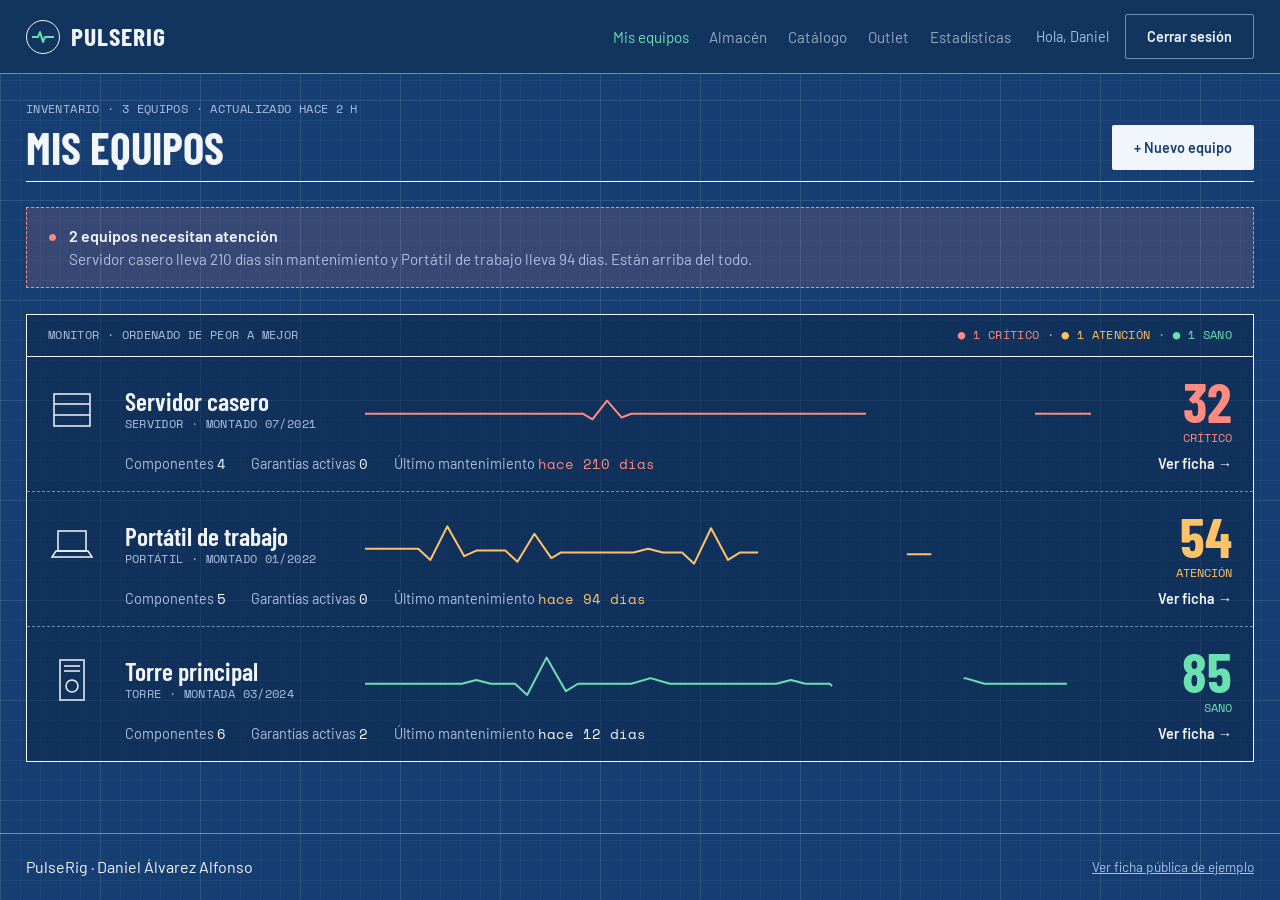
<file: pages/equipos.html>
<!DOCTYPE html>
<html lang="es">
<head>
  <meta charset="UTF-8">
  <meta name="viewport" content="width=device-width, initial-scale=1.0">
  <title>Mis equipos · PulseRig</title>
  <link rel="preconnect" href="https://fonts.googleapis.com">
  <link rel="preconnect" href="https://fonts.gstatic.com" crossorigin>
  <link href="https://fonts.googleapis.com/css2?family=Barlow+Condensed:wght@600;700&family=Barlow:wght@400;500;600&family=Space+Mono:wght@400;700&display=swap" rel="stylesheet">
  <link rel="stylesheet" href="https://cdn.jsdelivr.net/npm/bootstrap@4.6.2/dist/css/bootstrap.min.css">
  <link rel="stylesheet" href="../css/styles.css">
</head>
<body>
  <div class="contenido">

    <!-- ===== CABECERA ===== -->
    <header class="menu-principal">
      <div class="contenedor">
        <a href="../index.html" class="marca">
          <span class="marca__sello" data-estado="sano">
            <svg viewBox="0 0 22 14" aria-hidden="true"><path class="pulso pulso--logo" d="M0 7h6l2-5 3 10 2-5h9"></path></svg>
          </span>
          PulseRig
        </a>
        <button class="menu-toggle" type="button" data-toggle="collapse" data-target="#menuPrincipal" aria-controls="menuPrincipal" aria-expanded="false" aria-label="Abrir menú">
          &#9776;
        </button>
        <nav class="menu-grupo collapse" id="menuPrincipal">
          <ul class="menu-enlaces">
            <li><a href="equipos.html" aria-current="page">Mis equipos</a></li>
            <li><a href="almacen.html">Almacén</a></li>
            <li><a href="catalogo.html">Catálogo</a></li>
            <li><a href="outlet.html">Outlet</a></li>
            <li><a href="estadisticas.html">Estadísticas</a></li>
          </ul>
          <div class="menu-acceso">
            <span class="menu-saludo">Hola, Daniel</span>
            <a href="../index.html" class="btn btn-secundario">Cerrar sesión</a>
          </div>
        </nav>
      </div>
    </header>
    <!-- ===== FIN CABECERA ===== -->

    <!--
      MIS EQUIPOS · Rediseño "hoja de calco"
      Bloques, de arriba abajo:
        1. Cabecera: título y botón para añadir un equipo.
        2. Aviso con los equipos que necesitan atención.
        3. Monitor: un canal por equipo, ordenados de peor a mejor Health Score.
           Cada canal enlaza a la ficha del equipo.
      Los colores de estado se ponen con data-estado (ver styles.css, ESTADOS).
    -->
    <main>
      <div class="contenedor">

        <!-- ===== 1. CABECERA ===== -->
        <div class="cabecera-pagina">
          <div>
            <p class="etiqueta-dato">Inventario · 3 equipos · actualizado hace 2 h</p>
            <h1>Mis equipos</h1>
          </div>
          <a href="#" class="btn btn-primario">+ Nuevo equipo</a>
        </div>

        <!-- ===== 2. AVISO ===== -->
        <div class="alerta alerta--critica">
          <span class="latido" data-estado="critico">●</span>
          <div>
            <p class="alerta__titulo">2 equipos necesitan atención</p>
            <p class="alerta__texto">Servidor casero lleva 210 días sin mantenimiento y Portátil de trabajo lleva 94 días. Están arriba del todo.</p>
          </div>
        </div>

        <!-- ===== 3. MONITOR DE EQUIPOS ===== -->
        <section class="monitor">
          <p class="monitor__cabecera etiqueta-dato">
            <span>Monitor · ordenado de peor a mejor</span>
            <span>
              <span data-estado="critico">● 1 crítico</span> ·
              <span data-estado="atencion">● 1 atención</span> ·
              <span data-estado="sano">● 1 sano</span>
            </span>
          </p>

          <!-- Servidor casero -->
          <a href="detalle-equipo.html" class="equipo-canal">
            <div data-estado="critico">
              <div class="equipo-canal__fila">
                <!-- Dibujo de servidor: caja con tres bahías -->
                <svg class="equipo-canal__icono" viewBox="0 0 48 48" aria-hidden="true">
                  <rect x="6" y="8" width="36" height="32"></rect>
                  <line x1="6" y1="18" x2="42" y2="18"></line>
                  <line x1="6" y1="29" x2="42" y2="29"></line>
                </svg>
                <div>
                  <p class="equipo-canal__nombre">Servidor casero</p>
                  <p class="etiqueta-dato">Servidor · montado 07/2021</p>
                </div>
                <svg class="pulso-caja" viewBox="0 0 300 60" preserveAspectRatio="none" aria-hidden="true"><path class="pulso" d="M0 34h90l4 6 6-20 6 18 4-4h120l4 6 6-14 6 12 4-4h50"></path></svg>
                <p class="monitor__lectura"><span class="monitor__cifra">32</span> Crítico</p>
              </div>
              <p class="equipo-canal__datos">
                <span>Componentes <b>4</b></span>
                <span>Garantías activas <b>0</b></span>
                <span>Último mantenimiento <b data-estado="critico">hace 210 días</b></span>
                <span class="equipo-canal__ver">Ver ficha →</span>
              </p>
            </div>
          </a>

          <!-- Portátil de trabajo -->
          <a href="detalle-equipo.html" class="equipo-canal">
            <div data-estado="atencion">
              <div class="equipo-canal__fila">
                <!-- Dibujo de portátil: pantalla y base -->
                <svg class="equipo-canal__icono" viewBox="0 0 48 48" aria-hidden="true">
                  <rect x="10" y="10" width="28" height="20"></rect>
                  <path d="M4 36h40l-4-6H8z"></path>
                </svg>
                <div>
                  <p class="equipo-canal__nombre">Portátil de trabajo</p>
                  <p class="etiqueta-dato">Portátil · montado 01/2022</p>
                </div>
                <svg class="pulso-caja" viewBox="0 0 300 60" preserveAspectRatio="none" aria-hidden="true"><path class="pulso pulso--rapido" d="M0 34h22l5 12 7-36 7 32 5-6h12l5 12 7-30 7 26 4-6h30l6-4 6 4h8l5 12 7-38 7 34 5-8h16l5 12 7-28 7 24 4-6h40"></path></svg>
                <p class="monitor__lectura"><span class="monitor__cifra">54</span> Atención</p>
              </div>
              <p class="equipo-canal__datos">
                <span>Componentes <b>5</b></span>
                <span>Garantías activas <b>0</b></span>
                <span>Último mantenimiento <b data-estado="atencion">hace 94 días</b></span>
                <span class="equipo-canal__ver">Ver ficha →</span>
              </p>
            </div>
          </a>

          <!-- Torre principal -->
          <a href="detalle-equipo.html" class="equipo-canal">
            <div data-estado="sano">
              <div class="equipo-canal__fila">
                <!-- Dibujo de torre: caja alta con ventilador -->
                <svg class="equipo-canal__icono" viewBox="0 0 48 48" aria-hidden="true">
                  <rect x="12" y="4" width="24" height="40"></rect>
                  <circle cx="24" cy="30" r="6"></circle>
                  <line x1="16" y1="10" x2="32" y2="10"></line>
                  <line x1="16" y1="15" x2="32" y2="15"></line>
                </svg>
                <div>
                  <p class="equipo-canal__nombre">Torre principal</p>
                  <p class="etiqueta-dato">Torre · montada 03/2024</p>
                </div>
                <svg class="pulso-caja" viewBox="0 0 300 60" preserveAspectRatio="none" aria-hidden="true"><path class="pulso pulso--lento" d="M0 34h40l6-4 6 4h10l5 12 8-40 8 36 5-8h22l8-6 8 6h44l6-4 6 4h10l5 12 8-40 8 36 5-8h22l8-6 8 6h34"></path></svg>
                <p class="monitor__lectura"><span class="monitor__cifra">85</span> Sano</p>
              </div>
              <p class="equipo-canal__datos">
                <span>Componentes <b>6</b></span>
                <span>Garantías activas <b>2</b></span>
                <span>Último mantenimiento <b>hace 12 días</b></span>
                <span class="equipo-canal__ver">Ver ficha →</span>
              </p>
            </div>
          </a>
        </section>
        <!-- ===== FIN MONITOR ===== -->

      </div>
    </main>

    <!-- ===== PIE ===== -->
    <footer class="pie-pagina">
      <div class="contenedor">
        <p>PulseRig · Daniel Álvarez Alfonso</p>
        <a href="publico.html">Ver ficha pública de ejemplo</a>
      </div>
    </footer>
    <!-- ===== FIN PIE ===== -->

  </div>

  <script src="https://cdn.jsdelivr.net/npm/jquery@3.6.0/dist/jquery.min.js"></script>
  <script src="https://cdn.jsdelivr.net/npm/popper.js@1.16.1/dist/umd/popper.min.js"></script>
  <script src="https://cdn.jsdelivr.net/npm/bootstrap@4.6.2/dist/js/bootstrap.min.js"></script>
</body>
</html>
</file>
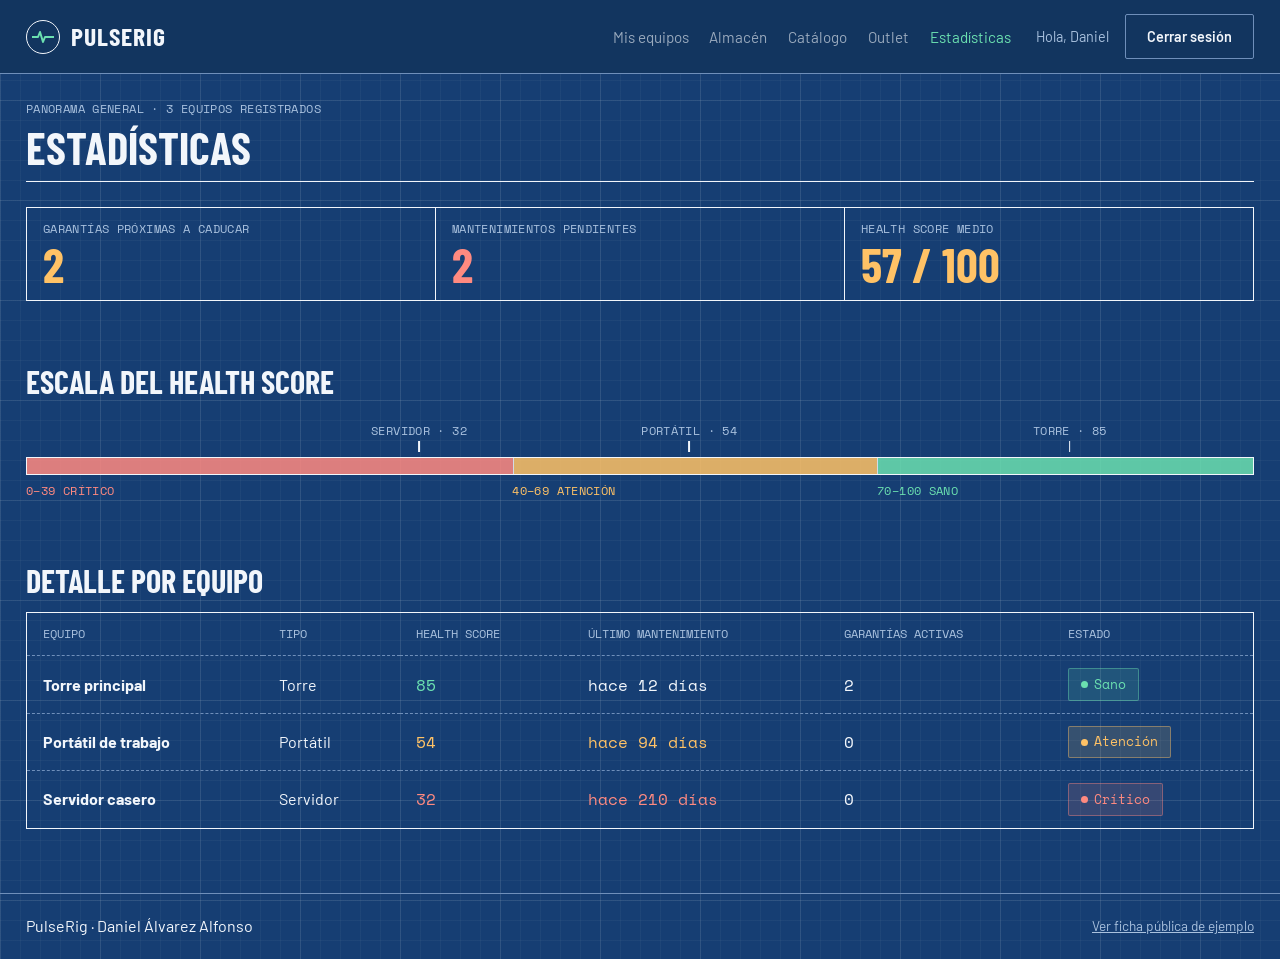
<file: pages/estadisticas.html>
<!DOCTYPE html>
<html lang="es">
<head>
  <meta charset="UTF-8">
  <meta name="viewport" content="width=device-width, initial-scale=1.0">
  <title>Estadísticas · PulseRig</title>
  <link rel="preconnect" href="https://fonts.googleapis.com">
  <link rel="preconnect" href="https://fonts.gstatic.com" crossorigin>
  <link href="https://fonts.googleapis.com/css2?family=Barlow+Condensed:wght@600;700&family=Barlow:wght@400;500;600&family=Space+Mono:wght@400;700&display=swap" rel="stylesheet">
  <link rel="stylesheet" href="https://cdn.jsdelivr.net/npm/bootstrap@4.6.2/dist/css/bootstrap.min.css">
  <link rel="stylesheet" href="../css/styles.css">
</head>
<body>
  <div class="contenido">

    <!-- ===== CABECERA ===== -->
    <header class="menu-principal">
      <div class="contenedor">
        <a href="../index.html" class="marca">
          <span class="marca__sello" data-estado="sano">
            <svg viewBox="0 0 22 14" aria-hidden="true"><path class="pulso pulso--logo" d="M0 7h6l2-5 3 10 2-5h9"></path></svg>
          </span>
          PulseRig
        </a>
        <button class="menu-toggle" type="button" data-toggle="collapse" data-target="#menuPrincipal" aria-controls="menuPrincipal" aria-expanded="false" aria-label="Abrir menú">
          &#9776;
        </button>
        <nav class="menu-grupo collapse" id="menuPrincipal">
          <ul class="menu-enlaces">
            <li><a href="equipos.html">Mis equipos</a></li>
            <li><a href="almacen.html">Almacén</a></li>
            <li><a href="catalogo.html">Catálogo</a></li>
            <li><a href="outlet.html">Outlet</a></li>
            <li><a href="estadisticas.html" aria-current="page">Estadísticas</a></li>
          </ul>
          <div class="menu-acceso">
            <span class="menu-saludo">Hola, Daniel</span>
            <a href="../index.html" class="btn btn-secundario">Cerrar sesión</a>
          </div>
        </nav>
      </div>
    </header>
    <!-- ===== FIN CABECERA ===== -->

    <main>
      <div class="contenedor">

        <div class="cabecera-pagina">
          <div>
            <p class="etiqueta-dato">Panorama general · 3 equipos registrados</p>
            <h1>Estadísticas</h1>
          </div>
        </div>

        <!-- ===== CIFRAS DEL RESUMEN (cajetín) ===== -->
        <div class="cajetin cajetin--cifras">
          <div data-estado="atencion">
            <span class="etiqueta-dato">Garantías próximas a caducar</span>
            <strong class="cajetin__puntuacion">2</strong>
          </div>
          <div data-estado="critico">
            <span class="etiqueta-dato">Mantenimientos pendientes</span>
            <strong class="cajetin__puntuacion">2</strong>
          </div>
          <div data-estado="atencion">
            <span class="etiqueta-dato">Health Score medio</span>
            <strong class="cajetin__puntuacion">57 / 100</strong>
          </div>
        </div>

        <!-- ===== ESCALA: dónde cae cada equipo entre 0 y 100 ===== -->
        <h2>Escala del Health Score</h2>
        <div class="escala">
          <!-- Cada marca se coloca con left igual a su puntuación -->
          <span class="escala__marca etiqueta-dato" style="left: 32%;"><span class="escala__nombre">Servidor · </span>32</span>
          <span class="escala__marca etiqueta-dato" style="left: 54%;"><span class="escala__nombre">Portátil · </span>54</span>
          <span class="escala__marca etiqueta-dato" style="left: 85%;"><span class="escala__nombre">Torre · </span>85</span>

          <div class="escala__barra" aria-hidden="true">
            <span data-estado="critico"></span>
            <span data-estado="atencion"></span>
            <span data-estado="sano"></span>
          </div>
          <div class="escala__leyenda etiqueta-dato">
            <span data-estado="critico">0–39 crítico</span>
            <span data-estado="atencion">40–69 atención</span>
            <span data-estado="sano">70–100 sano</span>
          </div>
        </div>

        <!-- ===== TABLA POR EQUIPO ===== -->
        <h2 style="margin-bottom: var(--espacio-md);">Detalle por equipo</h2>
        <div class="tabla-plano">
          <table>
            <thead>
              <tr>
                <th>Equipo</th>
                <th>Tipo</th>
                <th>Health Score</th>
                <th>Último mantenimiento</th>
                <th>Garantías activas</th>
                <th>Estado</th>
              </tr>
            </thead>
            <tbody>
              <tr>
                <td><strong>Torre principal</strong></td>
                <td>Torre</td>
                <td class="cifra" data-estado="sano">85</td>
                <td class="cifra">hace 12 días</td>
                <td class="cifra">2</td>
                <td><span class="badge-estado badge-sano">Sano</span></td>
              </tr>
              <tr>
                <td><strong>Portátil de trabajo</strong></td>
                <td>Portátil</td>
                <td class="cifra" data-estado="atencion">54</td>
                <td class="cifra" data-estado="atencion">hace 94 días</td>
                <td class="cifra">0</td>
                <td><span class="badge-estado badge-atencion">Atención</span></td>
              </tr>
              <tr>
                <td><strong>Servidor casero</strong></td>
                <td>Servidor</td>
                <td class="cifra" data-estado="critico">32</td>
                <td class="cifra" data-estado="critico">hace 210 días</td>
                <td class="cifra">0</td>
                <td><span class="badge-estado badge-critico">Crítico</span></td>
              </tr>
            </tbody>
          </table>
        </div>

      </div>
    </main>

    <!-- ===== PIE ===== -->
    <footer class="pie-pagina">
      <div class="contenedor">
        <p>PulseRig · Daniel Álvarez Alfonso</p>
        <a href="publico.html">Ver ficha pública de ejemplo</a>
      </div>
    </footer>
    <!-- ===== FIN PIE ===== -->

  </div>

  <script src="https://cdn.jsdelivr.net/npm/jquery@3.6.0/dist/jquery.min.js"></script>
  <script src="https://cdn.jsdelivr.net/npm/popper.js@1.16.1/dist/umd/popper.min.js"></script>
  <script src="https://cdn.jsdelivr.net/npm/bootstrap@4.6.2/dist/js/bootstrap.min.js"></script>
</body>
</html>
</file>
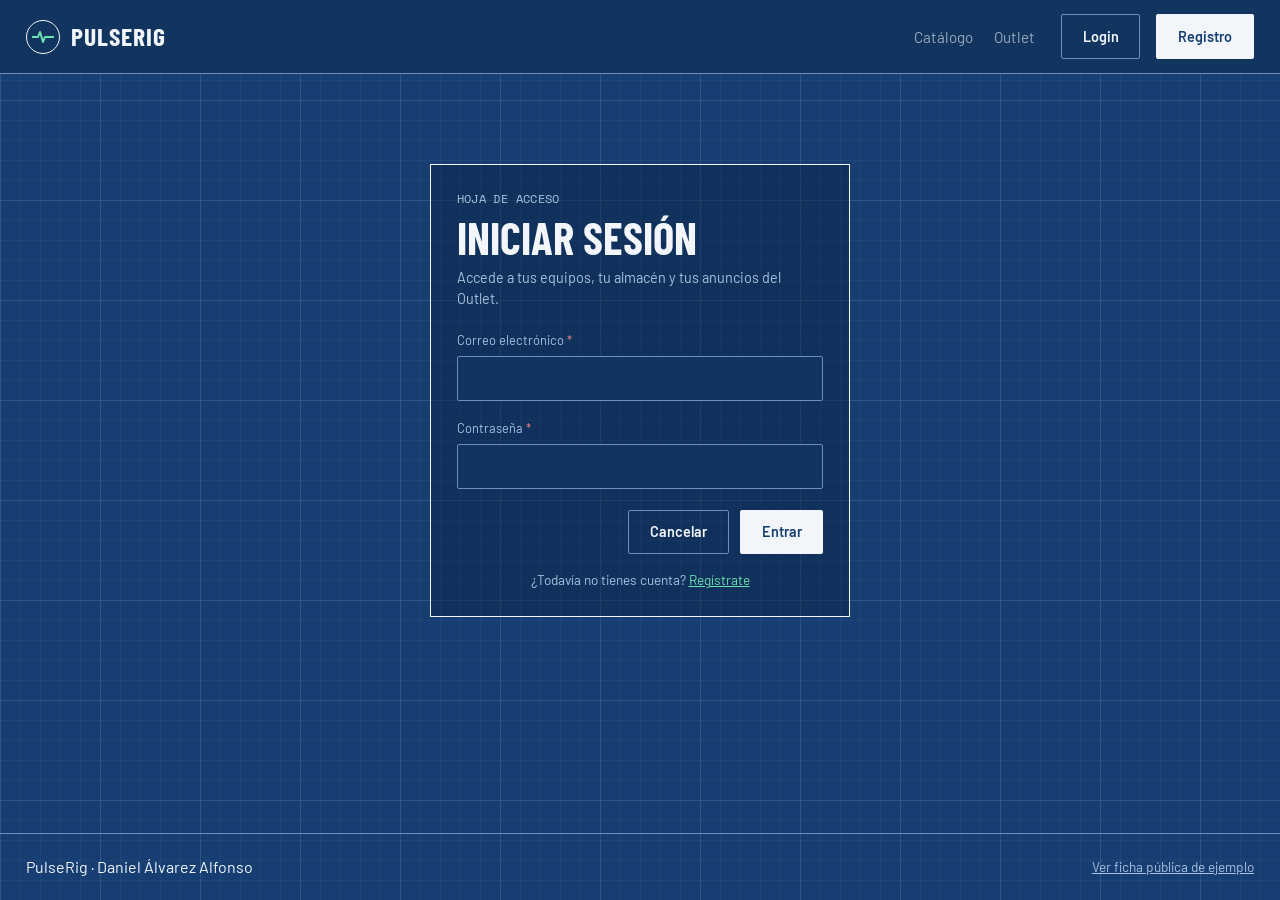
<file: pages/login.html>
<!DOCTYPE html>
<html lang="es">
<head>
  <meta charset="UTF-8">
  <meta name="viewport" content="width=device-width, initial-scale=1.0">
  <title>Iniciar sesión · PulseRig</title>
  <link rel="preconnect" href="https://fonts.googleapis.com">
  <link rel="preconnect" href="https://fonts.gstatic.com" crossorigin>
  <link href="https://fonts.googleapis.com/css2?family=Barlow+Condensed:wght@600;700&family=Barlow:wght@400;500;600&family=Space+Mono:wght@400;700&display=swap" rel="stylesheet">
  <link rel="stylesheet" href="https://cdn.jsdelivr.net/npm/bootstrap@4.6.2/dist/css/bootstrap.min.css">
  <link rel="stylesheet" href="../css/styles.css">
</head>
<body>
  <div class="contenido">

    <!-- ===== CABECERA ===== -->
    <header class="menu-principal">
      <div class="contenedor">
        <a href="../index.html" class="marca">
          <span class="marca__sello" data-estado="sano">
            <svg viewBox="0 0 22 14" aria-hidden="true"><path class="pulso pulso--logo" d="M0 7h6l2-5 3 10 2-5h9"></path></svg>
          </span>
          PulseRig
        </a>
        <button class="menu-toggle" type="button" data-toggle="collapse" data-target="#menuPrincipal" aria-controls="menuPrincipal" aria-expanded="false" aria-label="Abrir menú">
          &#9776;
        </button>
        <nav class="menu-grupo collapse" id="menuPrincipal">
          <ul class="menu-enlaces">
            <li><a href="catalogo.html">Catálogo</a></li>
            <li><a href="outlet.html">Outlet</a></li>
          </ul>
          <div class="menu-acceso">
            <a href="login.html" class="btn btn-secundario" aria-current="page">Login</a>
            <a href="registro.html" class="btn btn-primario">Registro</a>
          </div>
        </nav>
      </div>
    </header>
    <!-- ===== FIN CABECERA ===== -->

    <main>
      <div class="contenedor pagina-acceso">
        <div class="pagina-acceso__caja">
          <p class="etiqueta-dato">Hoja de acceso</p>
          <h1>Iniciar sesión</h1>
          <p class="pagina-acceso__subtitulo">Accede a tus equipos, tu almacén y tus anuncios del Outlet.</p>

          <form action="#">
            <!-- TODO fase 2: enviar a ... -->
            <div class="grupo-campo">
              <label class="etiqueta-campo" for="email">Correo electrónico <span class="obligatorio">*</span></label>
              <input class="campo" type="email" id="email" name="email" required>
            </div>
            <div class="grupo-campo">
              <label class="etiqueta-campo" for="password">Contraseña <span class="obligatorio">*</span></label>
              <input class="campo" type="password" id="password" name="password" required>
            </div>

            <div class="acciones-formulario">
              <a href="../index.html" class="btn btn-secundario">Cancelar</a>
              <button type="submit" class="btn btn-primario">Entrar</button>
            </div>
          </form>

          <p class="pagina-acceso__pie">¿Todavía no tienes cuenta? <a href="registro.html">Regístrate</a></p>
        </div>
      </div>
    </main>

    <!-- ===== PIE ===== -->
    <footer class="pie-pagina">
      <div class="contenedor">
        <p>PulseRig · Daniel Álvarez Alfonso</p>
        <a href="publico.html">Ver ficha pública de ejemplo</a>
      </div>
    </footer>
    <!-- ===== FIN PIE ===== -->

  </div>

  <script src="https://cdn.jsdelivr.net/npm/jquery@3.6.0/dist/jquery.min.js"></script>
  <script src="https://cdn.jsdelivr.net/npm/popper.js@1.16.1/dist/umd/popper.min.js"></script>
  <script src="https://cdn.jsdelivr.net/npm/bootstrap@4.6.2/dist/js/bootstrap.min.js"></script>
</body>
</html>
</file>
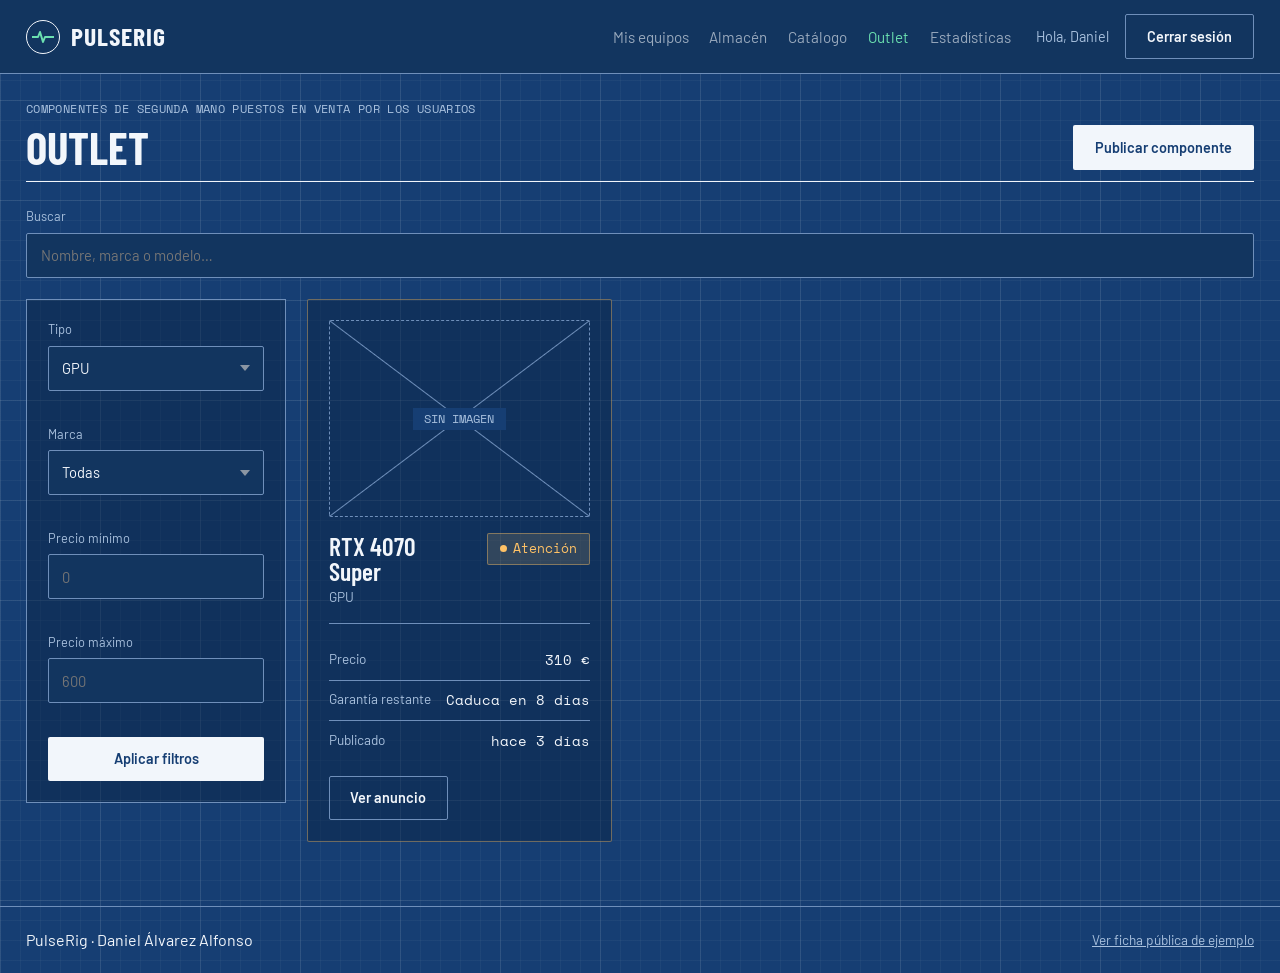
<file: pages/outlet.html>
<!DOCTYPE html>
<html lang="es">
<head>
  <meta charset="UTF-8">
  <meta name="viewport" content="width=device-width, initial-scale=1.0">
  <title>Outlet · PulseRig</title>
  <link rel="preconnect" href="https://fonts.googleapis.com">
  <link rel="preconnect" href="https://fonts.gstatic.com" crossorigin>
  <link href="https://fonts.googleapis.com/css2?family=Barlow+Condensed:wght@600;700&family=Barlow:wght@400;500;600&family=Space+Mono:wght@400;700&display=swap" rel="stylesheet">
  <link rel="stylesheet" href="https://cdn.jsdelivr.net/npm/bootstrap@4.6.2/dist/css/bootstrap.min.css">
  <link rel="stylesheet" href="../css/styles.css">
</head>
<body>
  <div class="contenido">

    <!-- ===== CABECERA ===== -->
    <header class="menu-principal">
      <div class="contenedor">
        <a href="../index.html" class="marca">
          <span class="marca__sello" data-estado="sano">
            <svg viewBox="0 0 22 14" aria-hidden="true"><path class="pulso pulso--logo" d="M0 7h6l2-5 3 10 2-5h9"></path></svg>
          </span>
          PulseRig
        </a>
        <button class="menu-toggle" type="button" data-toggle="collapse" data-target="#menuPrincipal" aria-controls="menuPrincipal" aria-expanded="false" aria-label="Abrir menú">
          &#9776;
        </button>
        <nav class="menu-grupo collapse" id="menuPrincipal">
          <ul class="menu-enlaces">
            <li><a href="equipos.html">Mis equipos</a></li>
            <li><a href="almacen.html">Almacén</a></li>
            <li><a href="catalogo.html">Catálogo</a></li>
            <li><a href="outlet.html" aria-current="page">Outlet</a></li>
            <li><a href="estadisticas.html">Estadísticas</a></li>
          </ul>
          <div class="menu-acceso">
            <span class="menu-saludo">Hola, Daniel</span>
            <a href="../index.html" class="btn btn-secundario">Cerrar sesión</a>
          </div>
        </nav>
      </div>
    </header>
    <!-- ===== FIN CABECERA ===== -->

    <main>
      <div class="contenedor">

        <div class="cabecera-pagina">
          <div>
            <p class="etiqueta-dato">Componentes de segunda mano puestos en venta por los usuarios</p>
            <h1>Outlet</h1>
          </div>
          <a href="#" class="btn btn-primario">Publicar componente</a>
        </div>

        <div class="buscador">
          <div class="buscador__campo">
            <label class="etiqueta-campo" for="buscar">Buscar</label>
            <input class="campo" type="search" id="buscar" name="buscar" placeholder="Nombre, marca o modelo…">
          </div>
          <div class="filtros__toggle">
            <button type="button" class="btn btn-secundario" data-toggle="collapse" data-target="#panelFiltros" aria-expanded="false" aria-controls="panelFiltros">
              Filtrar
            </button>
          </div>
        </div>

        <div class="catalogo__layout">

          <aside class="catalogo__filtros">
            <form class="filtros__panel collapse" id="panelFiltros" action="#">
              <!-- TODO fase 2: enviar a ... -->
              <div class="grupo-campo">
                <label class="etiqueta-campo" for="filtro-tipo">Tipo</label>
                <select class="campo" id="filtro-tipo" name="tipo">
                  <option value="">Todos</option>
                  <option value="cpu">CPU</option>
                  <option value="gpu" selected>GPU</option>
                  <option value="ram">RAM</option>
                  <option value="almacenamiento">Almacenamiento</option>
                  <option value="placa_base">Placa base</option>
                  <option value="fuente">Fuente</option>
                  <option value="refrigeracion">Refrigeración</option>
                  <option value="otro">Otro</option>
                </select>
              </div>
              <div class="grupo-campo">
                <label class="etiqueta-campo" for="filtro-marca">Marca</label>
                <select class="campo" id="filtro-marca" name="marca">
                  <option value="">Todas</option>
                  <option value="amd">AMD</option>
                  <option value="nvidia">NVIDIA</option>
                  <option value="corsair">Corsair</option>
                  <option value="samsung">Samsung</option>
                  <option value="asus">ASUS</option>
                </select>
              </div>
              <div class="grupo-campo">
                <label class="etiqueta-campo" for="filtro-precio-min">Precio mínimo</label>
                <input class="campo" type="number" id="filtro-precio-min" name="precio_min" min="0" step="1" placeholder="0">
              </div>
              <div class="grupo-campo">
                <label class="etiqueta-campo" for="filtro-precio-max">Precio máximo</label>
                <input class="campo" type="number" id="filtro-precio-max" name="precio_max" min="0" step="1" placeholder="600">
              </div>
              <button type="submit" class="btn btn-primario btn-ancho-completo">Aplicar filtros</button>
            </form>
          </aside>

          <div class="catalogo__resultados">
            <div class="rejilla">

              <article class="tarjeta tarjeta--estado-atencion">
                <a href="detalle-outlet.html">
                  <div class="sin-imagen" style="margin-bottom: var(--espacio-md);"><span>Sin imagen</span></div>
                </a>
                <div class="tarjeta__cabecera">
                  <div class="tarjeta__cabecera-titulos">
                    <h3><a href="detalle-outlet.html">RTX 4070 Super</a></h3>
                    <p class="texto-pequeno">GPU</p>
                  </div>
                  <span class="badge-estado badge-atencion">Atención</span>
                </div>
                <div class="tarjeta__cuerpo">
                  <div class="tarjeta__fila">
                    <span class="tarjeta__fila-etiqueta">Precio</span>
                    <span class="tarjeta__fila-valor cifra">310 €</span>
                  </div>
                  <div class="tarjeta__fila">
                    <span class="tarjeta__fila-etiqueta">Garantía restante</span>
                    <span class="tarjeta__fila-valor cifra">Caduca en 8 días</span>
                  </div>
                  <div class="tarjeta__fila">
                    <span class="tarjeta__fila-etiqueta">Publicado</span>
                    <span class="tarjeta__fila-valor cifra">hace 3 días</span>
                  </div>
                </div>
                <div class="tarjeta__acciones">
                  <a href="detalle-outlet.html" class="btn btn-secundario">Ver anuncio</a>
                </div>
              </article>

            </div>
          </div>

        </div>

      </div>
    </main>

    <!-- ===== PIE ===== -->
    <footer class="pie-pagina">
      <div class="contenedor">
        <p>PulseRig · Daniel Álvarez Alfonso</p>
        <a href="publico.html">Ver ficha pública de ejemplo</a>
      </div>
    </footer>
    <!-- ===== FIN PIE ===== -->

  </div>

  <script src="https://cdn.jsdelivr.net/npm/jquery@3.6.0/dist/jquery.min.js"></script>
  <script src="https://cdn.jsdelivr.net/npm/popper.js@1.16.1/dist/umd/popper.min.js"></script>
  <script src="https://cdn.jsdelivr.net/npm/bootstrap@4.6.2/dist/js/bootstrap.min.js"></script>
</body>
</html>
</file>
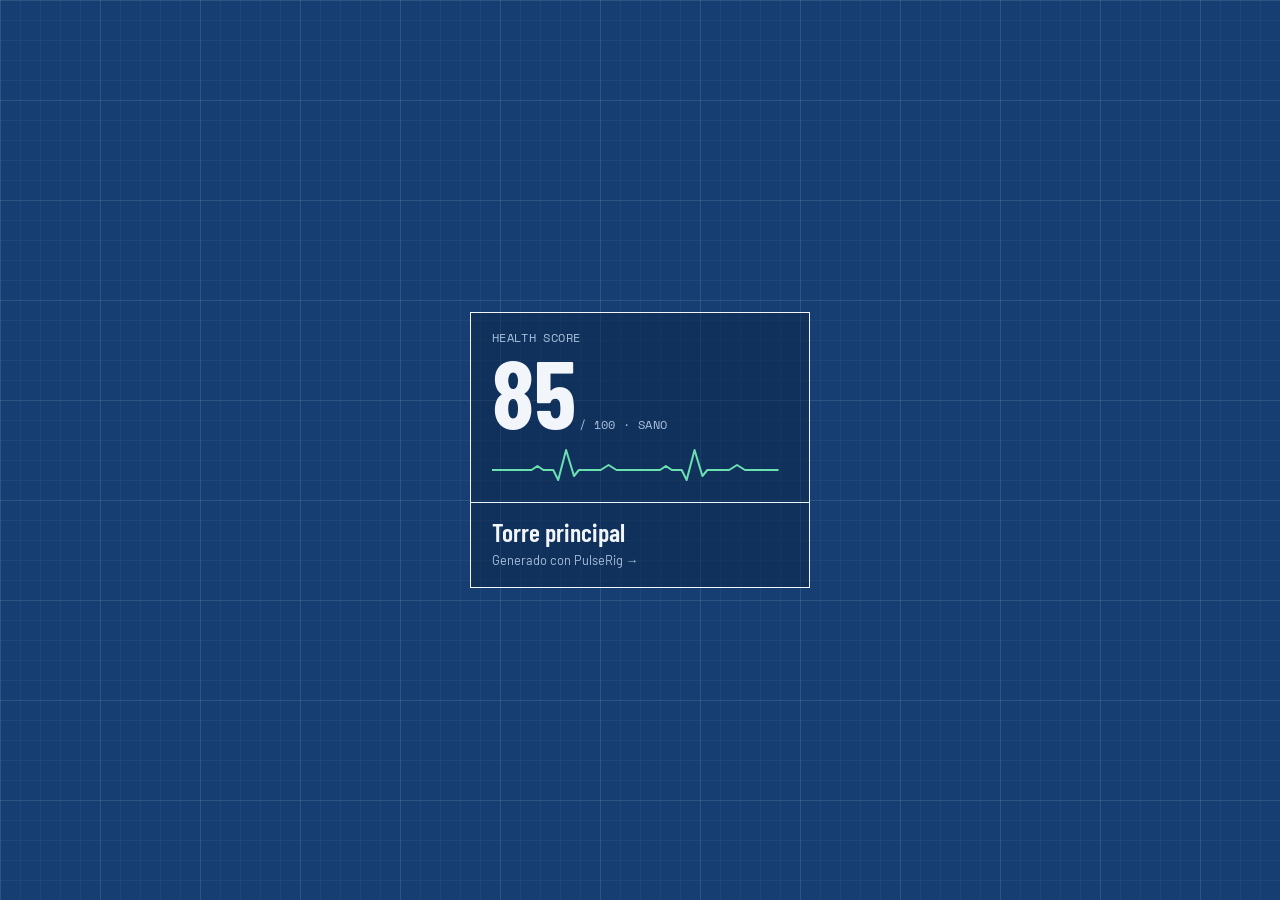
<file: pages/publico.html>
<!DOCTYPE html>
<html lang="es">
<head>
  <meta charset="UTF-8">
  <meta name="viewport" content="width=device-width, initial-scale=1.0">
  <title>Torre principal · Ficha pública · PulseRig</title>
  <link rel="preconnect" href="https://fonts.googleapis.com">
  <link rel="preconnect" href="https://fonts.gstatic.com" crossorigin>
  <link href="https://fonts.googleapis.com/css2?family=Barlow+Condensed:wght@600;700&family=Barlow:wght@400;500;600&family=Space+Mono:wght@400;700&display=swap" rel="stylesheet">
  <link rel="stylesheet" href="../css/styles.css">
</head>
<body>
  <div class="contenido">

    <!-- FICHA PÚBLICA: tarjeta pequeña para compartir el estado de un equipo.
         Reutiliza el panel de salud de detalle-equipo.html. -->
    <main class="widget-publico">
      <div class="panel-salud widget-publico__tarjeta">
        <div class="panel-salud__cabecera" data-estado="sano">
          <p class="etiqueta-dato">Health Score</p>
          <p><span class="panel-salud__cifra">85</span> <span class="etiqueta-dato">/ 100 · Sano</span></p>
          <svg viewBox="0 0 300 40" preserveAspectRatio="none" aria-hidden="true"><path class="pulso pulso--lento" d="M0 24h40l6-4 6 4h10l5 10 8-30 8 26 5-6h22l8-5 8 5h44l6-4 6 4h10l5 10 8-30 8 26 5-6h22l8-5 8 5h34"></path></svg>
        </div>
        <div class="widget-publico__pie">
          <h3>Torre principal</h3>
          <a href="../index.html" class="widget-publico__enlace">Generado con PulseRig &rarr;</a>
        </div>
      </div>
    </main>

  </div>
</body>
</html>
</file>
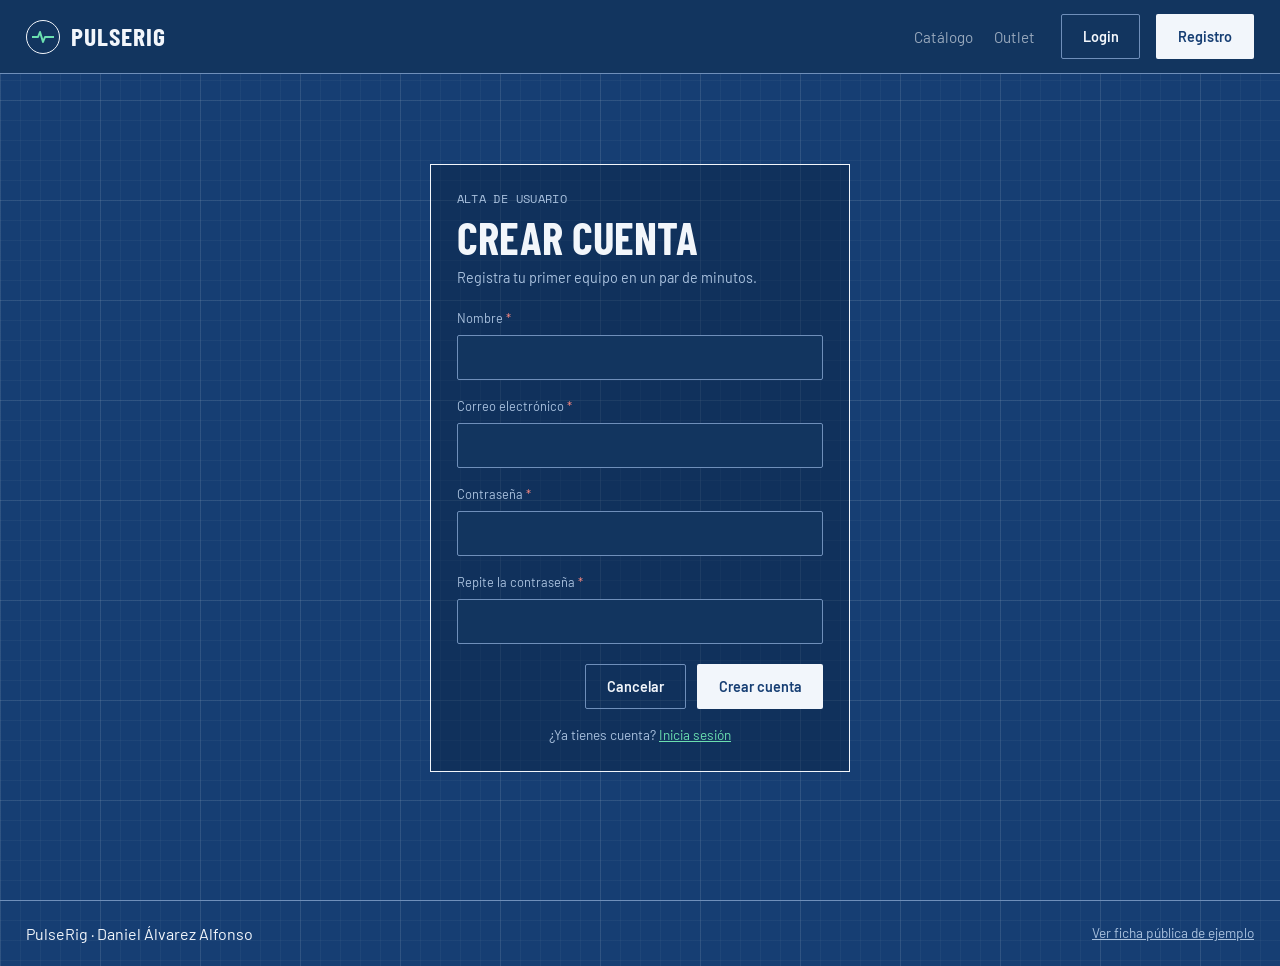
<file: pages/registro.html>
<!DOCTYPE html>
<html lang="es">
<head>
  <meta charset="UTF-8">
  <meta name="viewport" content="width=device-width, initial-scale=1.0">
  <title>Crear cuenta · PulseRig</title>
  <link rel="preconnect" href="https://fonts.googleapis.com">
  <link rel="preconnect" href="https://fonts.gstatic.com" crossorigin>
  <link href="https://fonts.googleapis.com/css2?family=Barlow+Condensed:wght@600;700&family=Barlow:wght@400;500;600&family=Space+Mono:wght@400;700&display=swap" rel="stylesheet">
  <link rel="stylesheet" href="https://cdn.jsdelivr.net/npm/bootstrap@4.6.2/dist/css/bootstrap.min.css">
  <link rel="stylesheet" href="../css/styles.css">
</head>
<body>
  <div class="contenido">

    <!-- ===== CABECERA ===== -->
    <header class="menu-principal">
      <div class="contenedor">
        <a href="../index.html" class="marca">
          <span class="marca__sello" data-estado="sano">
            <svg viewBox="0 0 22 14" aria-hidden="true"><path class="pulso pulso--logo" d="M0 7h6l2-5 3 10 2-5h9"></path></svg>
          </span>
          PulseRig
        </a>
        <button class="menu-toggle" type="button" data-toggle="collapse" data-target="#menuPrincipal" aria-controls="menuPrincipal" aria-expanded="false" aria-label="Abrir menú">
          &#9776;
        </button>
        <nav class="menu-grupo collapse" id="menuPrincipal">
          <ul class="menu-enlaces">
            <li><a href="catalogo.html">Catálogo</a></li>
            <li><a href="outlet.html">Outlet</a></li>
          </ul>
          <div class="menu-acceso">
            <a href="login.html" class="btn btn-secundario">Login</a>
            <a href="registro.html" class="btn btn-primario" aria-current="page">Registro</a>
          </div>
        </nav>
      </div>
    </header>
    <!-- ===== FIN CABECERA ===== -->

    <main>
      <div class="contenedor pagina-acceso">
        <div class="pagina-acceso__caja">
          <p class="etiqueta-dato">Alta de usuario</p>
          <h1>Crear cuenta</h1>
          <p class="pagina-acceso__subtitulo">Registra tu primer equipo en un par de minutos.</p>

          <form action="#">
            <!-- TODO fase 2: enviar a ... -->
            <div class="grupo-campo">
              <label class="etiqueta-campo" for="nombre">Nombre <span class="obligatorio">*</span></label>
              <input class="campo" type="text" id="nombre" name="nombre" required>
            </div>
            <div class="grupo-campo">
              <label class="etiqueta-campo" for="email">Correo electrónico <span class="obligatorio">*</span></label>
              <input class="campo" type="email" id="email" name="email" required>
            </div>
            <div class="grupo-campo">
              <label class="etiqueta-campo" for="password">Contraseña <span class="obligatorio">*</span></label>
              <input class="campo" type="password" id="password" name="password" required>
            </div>
            <div class="grupo-campo">
              <label class="etiqueta-campo" for="password2">Repite la contraseña <span class="obligatorio">*</span></label>
              <input class="campo" type="password" id="password2" name="password2" required>
            </div>

            <div class="acciones-formulario">
              <a href="../index.html" class="btn btn-secundario">Cancelar</a>
              <button type="submit" class="btn btn-primario">Crear cuenta</button>
            </div>
          </form>

          <p class="pagina-acceso__pie">¿Ya tienes cuenta? <a href="login.html">Inicia sesión</a></p>
        </div>
      </div>
    </main>

    <!-- ===== PIE ===== -->
    <footer class="pie-pagina">
      <div class="contenedor">
        <p>PulseRig · Daniel Álvarez Alfonso</p>
        <a href="publico.html">Ver ficha pública de ejemplo</a>
      </div>
    </footer>
    <!-- ===== FIN PIE ===== -->

  </div>

  <script src="https://cdn.jsdelivr.net/npm/jquery@3.6.0/dist/jquery.min.js"></script>
  <script src="https://cdn.jsdelivr.net/npm/popper.js@1.16.1/dist/umd/popper.min.js"></script>
  <script src="https://cdn.jsdelivr.net/npm/bootstrap@4.6.2/dist/js/bootstrap.min.js"></script>
</body>
</html>
</file>
<file: css/styles.css>
/* ==========================================================================
   PulseRig — hoja de estilos propia
   Rediseño "hoja de calco": la web parece un plano técnico azul con
   trazos blancos. El color sigue comunicando estado, no decora.
   Orden: variables → reset → tipografía → estados → layout → componentes
          → páginas → media queries
   ========================================================================== */

/* ==========================================================================
   1. VARIABLES
   (Los nombres se mantienen del diseño anterior para no tocar el resto
   de páginas; solo cambian los valores.)
   ========================================================================== */
:root {
  /* Color — base: papel de plano azul y trazo blanco */
  --grafito: #163E73;      /* fondo del plano */
  --panel: #12355F;        /* paneles y cabecera, un poco más oscuros */
  --panel-alt: #1B4A86;    /* filas o zonas destacadas dentro de un panel */
  --linea: #6F8FBA;        /* bordes y separadores */
  --hielo: #F2F6FB;        /* trazo principal y texto */
  --gris-frio: #A9C1DE;    /* texto secundario y etiquetas */
  --panel-calco: rgba(10, 34, 66, 0.45); /* panel translúcido: deja ver la cuadrícula */

  /* Color — estados (aclarados para leerse sobre el azul) */
  --sano: #6BE0B0;
  --sano-fondo: rgba(107, 224, 176, 0.14);
  --sano-borde: rgba(107, 224, 176, 0.4);
  --sano-hover: #86E8C0;

  --atencion: #FFC266;
  --atencion-fondo: rgba(255, 194, 102, 0.14);
  --atencion-borde: rgba(255, 194, 102, 0.4);

  --critico: #FF8A80;
  --critico-fondo: rgba(255, 138, 128, 0.14);
  --critico-borde: rgba(255, 138, 128, 0.4);

  /* Cuadrícula del papel de plano: líneas finas cada 20px, marcadas cada 100px */
  --cuadricula:
    linear-gradient(rgba(242, 246, 251, 0.08) 1px, transparent 1px) 0 0 / 100px 100px,
    linear-gradient(90deg, rgba(242, 246, 251, 0.08) 1px, transparent 1px) 0 0 / 100px 100px,
    linear-gradient(rgba(242, 246, 251, 0.04) 1px, transparent 1px) 0 0 / 20px 20px,
    linear-gradient(90deg, rgba(242, 246, 251, 0.04) 1px, transparent 1px) 0 0 / 20px 20px;

  /* Bordes y radios: esquinas casi rectas, como un dibujo técnico */
  --radio: 2px;
  --borde: 1px solid var(--linea);

  /* Espaciado */
  --espacio-xs: 0.4rem;
  --espacio-sm: 0.7rem;
  --espacio-md: 1rem;
  --espacio-lg: 1.3rem;
  --espacio-xl: 1.6rem;
  --espacio-seccion: 4rem;

  /* Tipografía */
  --fuente-titulos: 'Barlow Condensed', 'Arial Narrow', sans-serif; /* rótulos del plano */
  --fuente-sans: 'Barlow', sans-serif;                               /* texto */
  --fuente-mono: 'Space Mono', monospace;                            /* cifras y etiquetas */
}

/* ==========================================================================
   2. RESET
   ========================================================================== */
*, *::before, *::after {
  box-sizing: border-box;
}

html {
  -webkit-text-size-adjust: 100%;
}

body {
  margin: 0;
  background: var(--cuadricula), var(--grafito);
  color: var(--hielo);
  font-family: var(--fuente-sans);
  font-size: 1rem;
  line-height: 1.5;
  min-height: 100vh;
  overflow-x: hidden;
}

h1, h2, h3, h4, p, ul, ol, dl, dd, figure {
  margin: 0;
}

ul, ol {
  padding: 0;
  list-style: none;
}

a {
  color: inherit;
  text-decoration: none;
}

img {
  max-width: 100%;
  display: block;
}

button {
  font: inherit;
  background: none;
  border: none;
}

input, select, textarea {
  font: inherit;
  color: inherit;
}

table {
  border-collapse: collapse;
  width: 100%;
}

/* ==========================================================================
   3. TIPOGRAFÍA
   ========================================================================== */
/* Títulos en letra estrecha y mayúsculas, como los rótulos de un plano */
h1, h2, h3 {
  font-family: var(--fuente-titulos);
  font-weight: 700;
  line-height: 1;
  color: var(--hielo);
  text-wrap: balance;
}

h1 {
  font-size: clamp(2.2rem, 5vw, 2.8rem);
  text-transform: uppercase;
}

h2 {
  font-size: 2rem;
  text-transform: uppercase;
}

/* Dentro de una tarjeta, el h2 hace de título de panel: más pequeño */
.tarjeta h2 {
  font-size: 1.6rem;
}

h3 {
  font-size: 1.6rem;
  font-weight: 600;
}

p {
  font-size: 1rem;
  color: var(--hielo);
}

.texto-pequeno {
  font-size: 0.85rem;
  color: var(--gris-frio);
}

.texto-secundario {
  color: var(--gris-frio);
}

/* Toda cifra que el usuario deba leer con precisión va en mono */
.cifra {
  font-family: var(--fuente-mono);
  font-variant-numeric: tabular-nums;
}

.cifra-destacada {
  font-family: var(--fuente-mono);
  font-size: 1.8rem;
  font-weight: 600;
}

.etiqueta-dato {
  font-family: var(--fuente-mono);
  font-size: 0.78rem;
  font-weight: 500;
  text-transform: uppercase;
  letter-spacing: 0.03em;
  color: var(--gris-frio);
}

/* ==========================================================================
   ESTADOS
   Cualquier elemento con data-estado="sano | atencion | critico" toma el
   color de ese estado. Sirve para texto, trazos SVG (currentColor) y celdas.
   Ejemplo: <span data-estado="atencion">caduca en 23 días</span>
   ========================================================================== */
[data-estado="sano"]     { color: var(--sano); }
[data-estado="atencion"] { color: var(--atencion); }
[data-estado="critico"]  { color: var(--critico); }

/* Línea de pulso (electrocardiograma). Se dibuja con el color del texto,
   así que hereda el del data-estado que la rodea. Un trozo de la línea
   se desplaza en bucle para que parezca un monitor. */
.pulso {
  fill: none;
  stroke: currentColor;
  stroke-width: 2;
  stroke-linejoin: round;
  vector-effect: non-scaling-stroke; /* grosor fijo aunque el SVG se estire */
  stroke-dasharray: 520 180;
  animation: pulso-avanza 2.6s linear infinite;
}

.pulso--lento  { animation-duration: 3.4s; }  /* equipo sano: ritmo tranquilo */
.pulso--rapido { animation-duration: 1.7s; }  /* equipo con aviso: ritmo agitado */

.pulso--logo {
  stroke-dasharray: 40 14;
  animation-duration: 1.6s;
}

@keyframes pulso-avanza {
  from { stroke-dashoffset: 700; }
  to   { stroke-dashoffset: 0; }
}

/* Latido: parpadeo suave para LEDs y puntos de "en vivo" */
.latido {
  fill: currentColor;
  animation: latido 1.3s ease-in-out infinite;
}

@keyframes latido {
  50% { opacity: 0.25; }
}

/* Quien prefiera menos movimiento ve las líneas quietas y completas */
@media (prefers-reduced-motion: reduce) {
  .pulso, .latido {
    animation: none;
    stroke-dasharray: none;
  }
}

/* ==========================================================================
   4. LAYOUT
   ========================================================================== */

.contenido {
  position: relative;
  z-index: 1;
  min-height: 100vh;
  display: flex;
  flex-direction: column;
}

.contenedor {
  width: 100%;
  max-width: 1140px;
  margin: 0 auto;
  padding-left: 16px;
  padding-right: 16px;
}

main {
  flex: 1;
  padding-top: var(--espacio-xl);
  padding-bottom: var(--espacio-seccion);
}

/* Menú principal */
.menu-principal {
  position: sticky;
  top: 0;
  z-index: 10;
  background: var(--panel);
  border-bottom: var(--borde);
}

.menu-principal .contenedor {
  display: flex;
  align-items: center;
  justify-content: space-between;
  padding-top: 0.9rem;
  padding-bottom: 0.9rem;
  flex-wrap: wrap;
  gap: var(--espacio-sm);
}

.marca {
  display: inline-flex;
  align-items: center;
  gap: var(--espacio-sm);
  font-family: var(--fuente-titulos);
  font-weight: 700;
  font-size: 1.6rem;
  letter-spacing: 0.04em;
  text-transform: uppercase;
  color: var(--hielo);
}

/* Sello redondo del logo con el pulso dentro */
.marca__sello {
  display: inline-grid;
  place-items: center;
  width: 34px;
  height: 34px;
  border: 1.5px solid var(--hielo);
  border-radius: 50%;
}

.marca__sello svg {
  width: 22px;
  height: 14px;
}

.menu-toggle {
  display: inline-flex;
  align-items: center;
  justify-content: center;
  width: 38px;
  height: 38px;
  border: var(--borde);
  border-radius: var(--radio);
  color: var(--hielo);
  cursor: pointer;
}

.menu-grupo {
  display: flex;
  flex-direction: column;
  width: 100%;
  gap: var(--espacio-md);
}

.menu-grupo.collapse:not(.show) {
  display: none;
}

.menu-enlaces {
  display: flex;
  flex-direction: column;
  gap: var(--espacio-md);
}

.menu-enlaces a {
  font-size: 0.95rem;
  color: var(--hielo);
  opacity: 0.6;
}

.menu-enlaces a[aria-current="page"] {
  opacity: 1;
  color: var(--sano);
}

.menu-acceso {
  display: flex;
  align-items: center;
  gap: var(--espacio-md);
  flex-wrap: wrap;
}

.menu-saludo {
  font-size: 0.9rem;
  color: var(--gris-frio);
}

/* Pie de página */
.pie-pagina {
  border-top: var(--borde);
  padding: var(--espacio-lg) 0;
}

.pie-pagina .contenedor {
  display: flex;
  flex-direction: column;
  gap: var(--espacio-xs);
  font-size: 0.85rem;
  color: var(--gris-frio);
}

.pie-pagina a {
  color: var(--gris-frio);
  text-decoration: underline;
}

/* Cabecera de página: etiqueta y título a la izquierda, botones a la
   derecha y una línea blanca debajo, como el rótulo de un plano.
   Estructura: <div class="cabecera-pagina">
                 <div><p class="etiqueta-dato">…</p><h1>…</h1></div>
                 <a class="btn">…</a>  (opcional)
               </div> */
.cabecera-pagina {
  display: flex;
  flex-wrap: wrap;
  justify-content: space-between;
  align-items: flex-end;
  gap: var(--espacio-md);
  padding-bottom: var(--espacio-sm);
  margin-bottom: var(--espacio-xl);
  border-bottom: 1.5px solid var(--hielo);
}

.cabecera-pagina h1 {
  margin-top: var(--espacio-xs);
}

.cabecera-pagina__acciones {
  display: flex;
  flex-wrap: wrap;
  gap: var(--espacio-sm);
}

/* Rejillas de tarjetas (mobile-first: 1 columna; se amplían en media queries) */
.rejilla {
  display: grid;
  grid-template-columns: 1fr;
  gap: var(--espacio-md);
}

/* ==========================================================================
   5. COMPONENTES
   ========================================================================== */

/* --- Alerta --- */
.alerta {
  display: flex;
  gap: var(--espacio-sm);
  align-items: flex-start;
  padding: var(--espacio-md) var(--espacio-lg);
  border: 1.5px dashed var(--atencion);
  background: var(--atencion-fondo);
  margin-bottom: var(--espacio-xl);
}

.alerta--critica {
  border-color: var(--critico);
  background: var(--critico-fondo);
}

.alerta__titulo {
  font-weight: 600;
  color: var(--hielo);
}

.alerta__texto {
  color: var(--gris-frio);
  font-size: 0.95rem;
}

/* --- Badge de estado --- */
.badge-estado {
  display: inline-flex;
  align-items: center;
  gap: var(--espacio-xs);
  font-family: var(--fuente-mono);
  font-size: 0.8rem;
  font-weight: 500;
  padding: 0.35rem 0.75rem;
  border-radius: var(--radio);
  border: 1px solid;
  white-space: nowrap;
}

.badge-estado::before {
  content: '';
  width: 7px;
  height: 7px;
  border-radius: 50%;
  background: currentColor;
  flex-shrink: 0;
}

.badge-sano {
  color: var(--sano);
  background: var(--sano-fondo);
  border-color: var(--sano-borde);
}

.badge-atencion {
  color: var(--atencion);
  background: var(--atencion-fondo);
  border-color: var(--atencion-borde);
}

.badge-critico {
  color: var(--critico);
  background: var(--critico-fondo);
  border-color: var(--critico-borde);
}

/* --- Tarjeta --- */
.tarjeta {
  background: var(--panel-calco);
  border: var(--borde);
  border-radius: var(--radio);
  padding: var(--espacio-lg);
}

.tarjeta--estado-sano { border-color: var(--sano-borde); }
.tarjeta--estado-atencion { border-color: var(--atencion-borde); }
.tarjeta--estado-critico { border-color: var(--critico-borde); }

.tarjeta__cabecera {
  display: flex;
  justify-content: space-between;
  align-items: flex-start;
  gap: var(--espacio-md);
  padding-bottom: var(--espacio-md);
  margin-bottom: var(--espacio-md);
  border-bottom: var(--borde);
}

.tarjeta__cabecera-titulos h3 {
  margin-bottom: 0.2rem;
}

.tarjeta__cuerpo {
  display: flex;
  flex-direction: column;
}

.tarjeta__fila {
  display: flex;
  justify-content: space-between;
  gap: var(--espacio-sm);
  padding: 0.55rem 0;
  border-bottom: var(--borde);
}

.tarjeta__fila:last-child {
  border-bottom: none;
}

.tarjeta__fila-etiqueta {
  color: var(--gris-frio);
  font-size: 0.85rem;
}

.tarjeta__fila-valor {
  font-family: var(--fuente-mono);
  font-size: 0.9rem; /* Space Mono es ancha: un punto menos para que quepa */
  color: var(--hielo);
  text-align: right;
}

.tarjeta__acciones {
  display: flex;
  flex-wrap: wrap;
  gap: var(--espacio-sm);
  margin-top: var(--espacio-md);
}

/* --- Botones --- */
.btn {
  display: inline-flex;
  align-items: center;
  justify-content: center;
  font-family: var(--fuente-sans);
  font-size: 0.9rem;
  font-weight: 600;
  padding: 0.65rem 1.3rem;
  border-radius: var(--radio);
  border: 1px solid transparent;
  cursor: pointer;
  transition: background-color 0.15s ease, border-color 0.15s ease;
}

.btn:disabled {
  opacity: 0.5;
  cursor: not-allowed;
}

.btn:focus-visible {
  outline: 2px solid var(--sano);
  outline-offset: 2px;
}

/* Botón principal: relleno blanco sobre el azul, como una pieza recortada */
.btn-primario {
  background: var(--hielo);
  color: var(--grafito);
  border-color: transparent;
}

.btn-primario:hover:not(:disabled) {
  background: var(--sano);
  color: var(--grafito);
}

.btn-secundario {
  background: transparent;
  color: var(--hielo);
  border-color: var(--linea);
}

.btn-secundario:hover:not(:disabled) {
  border-color: var(--sano);
}

.btn-critico {
  background: transparent;
  color: var(--critico);
  border-color: rgba(232, 89, 79, 0.4);
}

.btn-critico:hover:not(:disabled) {
  background: var(--critico-fondo);
}

.btn-ancho-completo {
  width: 100%;
}

/* --- Formularios --- */
.grupo-campo {
  margin-bottom: 1.1rem;
}

.etiqueta-campo {
  display: block;
  font-family: var(--fuente-sans);
  font-size: 0.8rem;
  color: var(--gris-frio);
  margin-bottom: 0.4rem;
}

.etiqueta-campo .obligatorio {
  color: var(--critico);
}

.campo {
  width: 100%;
  background: var(--panel);
  border: var(--borde);
  border-radius: var(--radio);
  padding: 0.65rem 0.85rem;
  color: var(--hielo);
  font-family: var(--fuente-sans);
  font-size: 0.92rem;
  outline: none;
}

.campo:focus {
  border-color: var(--sano);
}

select.campo {
  appearance: none;
  background-image: url("data:image/svg+xml,%3Csvg xmlns='http://www.w3.org/2000/svg' width='10' height='6'%3E%3Cpath d='M0 0l5 6 5-6z' fill='%238B96A3'/%3E%3C/svg%3E");
  background-repeat: no-repeat;
  background-position: right 0.85rem center;
  padding-right: 2rem;
}

.texto-ayuda {
  font-size: 0.8rem;
  color: var(--gris-frio);
  margin-top: 0.3rem;
}

.mensaje-error {
  font-size: 0.8rem;
  color: var(--critico);
  margin-top: 0.3rem;
}

.par-campos {
  display: grid;
  grid-template-columns: 1fr;
  gap: 0 var(--espacio-md);
}

.acciones-formulario {
  display: flex;
  justify-content: flex-end;
  gap: var(--espacio-sm);
  margin-top: var(--espacio-lg);
  flex-wrap: wrap;
}

/* --- Imágenes de componentes --- */
.imagen-componente,
.sin-imagen {
  width: 100%;
  aspect-ratio: 4 / 3;
  border: var(--borde);
  border-radius: var(--radio);
  object-fit: cover;
}

/* Hueco sin foto: recuadro discontinuo con un aspa, como en los planos */
.sin-imagen {
  display: flex;
  align-items: center;
  justify-content: center;
  border: 1.5px dashed var(--linea);
  background:
    linear-gradient(to top right, transparent calc(50% - 1px), var(--linea) 50%, transparent calc(50% + 1px)),
    linear-gradient(to bottom right, transparent calc(50% - 1px), var(--linea) 50%, transparent calc(50% + 1px));
}

/* El texto lleva fondo para que el aspa no lo cruce */
.sin-imagen span {
  padding: 2px var(--espacio-sm);
  background: var(--grafito);
  font-family: var(--fuente-mono);
  font-size: 0.75rem;
  text-transform: uppercase;
  color: var(--gris-frio);
}

/* --- Modal de confirmación --- */
.modal-confirmacion {
  position: fixed;
  inset: 0;
  z-index: 20;
  display: none;
  align-items: center;
  justify-content: center;
  padding: var(--espacio-md);
  background: rgba(27, 32, 39, 0.75);
}

.modal-confirmacion.show {
  display: flex;
}

.modal-confirmacion__caja {
  width: 100%;
  max-width: 420px;
  background: var(--panel);
  border: var(--borde);
  border-radius: var(--radio);
  padding: var(--espacio-lg);
}

.modal-confirmacion__titulo {
  margin-bottom: var(--espacio-sm);
}

.modal-confirmacion__texto {
  color: var(--gris-frio);
  font-size: 0.9rem;
  margin-bottom: var(--espacio-lg);
}

.modal-confirmacion__acciones {
  display: flex;
  justify-content: flex-end;
  gap: var(--espacio-sm);
  flex-wrap: wrap;
}

/* --- Filtros (catálogo / outlet) --- */
.filtros__toggle {
  display: flex;
}

.filtros__panel {
  display: none;
  flex-direction: column;
  gap: var(--espacio-md);
  padding: var(--espacio-lg);
  border: var(--borde);
  background: var(--panel-calco);
}

.filtros__panel.show {
  display: flex;
}

/* ==========================================================================
   6. PÁGINAS
   ========================================================================== */

/* --- index.html ---------------------------------------------------------
   Bloques: hero (texto + despiece + cajetín), monitor, tabla y funciones.
   ------------------------------------------------------------------------ */

/* Hero: una columna en móvil, dos en escritorio (ver media queries) */
.hero h1 {
  font-size: clamp(2.8rem, 7vw, 5rem);
}

.hero {
  display: grid;
  gap: var(--espacio-seccion);
  align-items: center;
  padding: var(--espacio-seccion) 0 var(--espacio-xl);
}

.hero__descripcion {
  margin-top: var(--espacio-lg);
  font-size: 1.15rem;
  color: var(--gris-frio);
  max-width: 32em;
}

.hero__acciones {
  display: flex;
  flex-wrap: wrap;
  gap: var(--espacio-sm);
  margin-top: var(--espacio-xl);
}

/* Despiece: dibujo SVG de la torre. Los colores salen de las variables */
.despiece {
  margin: 0;
  min-width: 0;
}

/* En móvil el dibujo no se encoge más de 440px (las etiquetas serían
   ilegibles): se desplaza en horizontal dentro de su caja */
.despiece__dibujo {
  overflow-x: auto;
}

.despiece__dibujo svg {
  width: 100%;
  min-width: 440px;
  height: auto;
  display: block;
}

.despiece__piezas,
.despiece__etiquetas circle {
  fill: none;
  stroke: var(--hielo);
  stroke-width: 1.5;
}

.despiece__lineas {
  fill: none;
  stroke: var(--gris-frio);
}

.despiece__etiquetas text {
  font-family: var(--fuente-mono);
  font-size: 12px;
  fill: currentColor; /* toma el color de su data-estado */
}

.despiece__etiquetas .despiece__num {
  fill: var(--hielo);
  text-anchor: middle;
}

.despiece__etiquetas .despiece__modelo {
  font-family: var(--fuente-sans);
  font-size: 16px;
  font-weight: 600;
  fill: var(--hielo);
}

/* Cajetín: rejilla de celdas con borde blanco, como el de un plano */
.cajetin {
  display: grid;
  grid-template-columns: repeat(3, 1fr);
  margin: var(--espacio-sm) 0 var(--espacio-xs);
  border-top: 1px solid var(--hielo);
  border-left: 1px solid var(--hielo);
}

.cajetin > div {
  display: flex;
  flex-direction: column;
  gap: 2px;
  min-width: 0;
  padding: var(--espacio-sm) var(--espacio-md);
  border-right: 1px solid var(--hielo);
  border-bottom: 1px solid var(--hielo);
}

.cajetin__puntuacion {
  font-family: var(--fuente-titulos);
  font-size: 1.6rem;
  line-height: 1;
}

/* Última fila del cajetín: ocupa todo el ancho y lleva el pulso */
.cajetin .cajetin__pulso {
  grid-column: 1 / -1;
  flex-direction: row;
  align-items: center;
  gap: var(--espacio-md);
}

.cajetin__pulso svg {
  flex: 1;
  height: 34px;
}

/* Secciones de la portada */
.seccion-publica {
  padding-top: var(--espacio-seccion);
}

.seccion-publica__intro {
  margin-bottom: var(--espacio-lg);
}

.seccion-publica__intro p {
  margin-top: var(--espacio-sm);
  max-width: 48em;
}

/* Monitor de constantes: panel con un canal (fila) por equipo */
.monitor {
  border: 1.5px solid var(--hielo);
  background: var(--panel-calco);
}

.monitor__cabecera {
  display: flex;
  flex-wrap: wrap;
  justify-content: space-between;
  gap: var(--espacio-xs);
  padding: var(--espacio-sm) var(--espacio-lg);
  border-bottom: 1.5px solid var(--hielo);
}

/* Canal: nombre | pulso | puntuación. En móvil el pulso baja a su propia fila */
.monitor__canal {
  display: grid;
  grid-template-columns: 1fr auto;
  gap: var(--espacio-sm) var(--espacio-lg);
  align-items: center;
  padding: var(--espacio-md) var(--espacio-lg);
  border-bottom: 1px dashed var(--linea);
}

.monitor__canal:last-child {
  border-bottom: none;
}

.monitor__canal strong {
  display: block;
  color: var(--hielo);
}

.monitor__canal .etiqueta-dato {
  color: inherit; /* el detalle va en el color del estado */
}

.monitor__canal svg {
  grid-column: 1 / -1;
  order: 3;
  width: 100%;
  height: 60px;
}

.monitor__lectura {
  text-align: right;
  font-family: var(--fuente-mono);
  font-size: 0.75rem;
  text-transform: uppercase;
  color: inherit;
}

.monitor__cifra {
  display: block;
  font-family: var(--fuente-titulos);
  font-size: 3.5rem;
  font-weight: 700;
  line-height: 1;
}

/* Tabla con aspecto de lista de piezas de un plano */
.tabla-plano {
  overflow-x: auto;
  border: 1px solid var(--hielo);
}

.tabla-plano table {
  min-width: 640px;
  font-variant-numeric: tabular-nums;
}

.tabla-plano th,
.tabla-plano td {
  padding: 0.75rem var(--espacio-md);
  border-bottom: 1px dashed var(--linea);
  text-align: left;
}

.tabla-plano th {
  font-family: var(--fuente-mono);
  font-size: 0.75rem;
  font-weight: 400;
  text-transform: uppercase;
  color: var(--gris-frio);
}

.tabla-plano tbody tr:last-child td {
  border-bottom: none;
}

/* Tarjetas de funciones: recuadro discontinuo, como una zona acotada */
.funcion {
  display: flex;
  flex-direction: column;
  gap: var(--espacio-sm);
  padding: var(--espacio-lg);
  border: 1.5px dashed var(--hielo);
}

/* --- login / registro --- */
.pagina-acceso {
  display: flex;
  justify-content: center;
  padding-block: var(--espacio-seccion); /* solo arriba y abajo: los lados los pone .contenedor */
}

.pagina-acceso__caja {
  width: 100%;
  max-width: 420px;
  padding: var(--espacio-xl);
  border: 1.5px solid var(--hielo);
  background: var(--panel-calco);
}

.pagina-acceso__caja h1 {
  margin: var(--espacio-xs) 0;
}

.pagina-acceso__subtitulo {
  color: var(--gris-frio);
  font-size: 0.9rem;
  margin-bottom: var(--espacio-lg);
}

.pagina-acceso__pie {
  margin-top: var(--espacio-md);
  font-size: 0.85rem;
  color: var(--gris-frio);
  text-align: center;
}

.pagina-acceso__pie a {
  color: var(--sano);
  text-decoration: underline;
}

/* --- equipos.html ------------------------------------------------------
   La lista es un .monitor (portada) con un canal por equipo, ordenados de
   peor a mejor Health Score. 
   ------------------------------------------------------------------------ */
/* Cada equipo es un enlace a su ficha. El data-estado va en el div de dentro
   para que el color de hover de Bootstrap no lo pise */
.equipo-canal {
  display: block;
  border-bottom: 1px dashed var(--linea);
}

.equipo-canal:last-child {
  border-bottom: none;
}

/* Bootstrap subraya los enlaces al pasar el ratón: aquí solo se aclara el fondo */
.equipo-canal:hover {
  background: rgba(242, 246, 251, 0.04);
  text-decoration: none;
}

/* Fila principal: dibujo | nombre | pulso | puntuación.
   En móvil el pulso baja a su propia fila (ver media queries) */
.equipo-canal__fila {
  display: grid;
  grid-template-columns: 48px 1fr auto;
  gap: var(--espacio-sm) var(--espacio-lg);
  align-items: center;
  padding: var(--espacio-md) var(--espacio-lg) var(--espacio-xs);
}

.equipo-canal__fila .pulso-caja {
  grid-column: 1 / -1;
  order: 4;
  width: 100%;
  height: 56px;
}

/* Dibujo de línea del tipo de equipo (torre, portátil o servidor) */
.equipo-canal__icono {
  width: 48px;
  height: 48px;
  fill: none;
  stroke: var(--hielo);
  stroke-width: 1.5;
}

.equipo-canal__nombre {
  font-family: var(--fuente-titulos);
  font-size: 1.6rem;
  font-weight: 600;
  line-height: 1.1;
  color: var(--hielo);
}

/* Línea inferior con los datos del equipo y el enlace a la ficha */
.equipo-canal__datos {
  display: flex;
  flex-wrap: wrap;
  gap: var(--espacio-xs) var(--espacio-xl);
  padding: 0 var(--espacio-lg) var(--espacio-md);
  font-size: 0.9rem;
  color: var(--gris-frio);
}

.equipo-canal__datos b {
  font-family: var(--fuente-mono);
  font-weight: 400;
}

/* Valores en blanco, salvo los que llevan data-estado (van en su color) */
.equipo-canal__datos b:not([data-estado]) {
  color: var(--hielo);
}

.equipo-canal__ver {
  margin-left: auto;
  font-weight: 600;
  color: var(--hielo);
}

/* --- detalle-equipo.html ------------------------------------------------
   La ficha reutiliza piezas de la portada: .despiece, .monitor, .pulso y
   data-estado. Aquí solo va lo propio de esta página.
   ------------------------------------------------------------------------ */
.enlace-volver {
  display: inline-flex;
  align-items: center;
  gap: var(--espacio-xs);
  color: var(--gris-frio);
  font-size: 0.9rem;
  margin-bottom: var(--espacio-md);
}

.enlace-volver:hover {
  color: var(--sano);
}

/* Bloques de la ficha, uno debajo de otro */
.ficha {
  display: flex;
  flex-direction: column;
  gap: var(--espacio-seccion);
}

/* Aquí el hueco bajo la cabecera ya lo pone el gap de .ficha */
.ficha .cabecera-pagina {
  margin-bottom: 0;
}

/* Resumen: despiece y panel de salud lado a lado (se apilan si no caben) */
.ficha-resumen {
  display: flex;
  flex-wrap: wrap;
  gap: var(--espacio-xl);
  align-items: flex-start;
}

.ficha-resumen .despiece {
  flex: 2 1 560px;
}

/* Panel de salud: el Health Score en grande con su pulso y los datos del equipo */
.panel-salud {
  flex: 1 1 320px;
  min-width: 0;
  border: 1.5px solid var(--hielo);
  background: var(--panel-calco);
}

.panel-salud__cabecera {
  padding: var(--espacio-md) var(--espacio-lg);
  border-bottom: 1.5px solid var(--hielo);
}

.panel-salud__cifra {
  font-family: var(--fuente-titulos);
  font-size: 6rem;
  font-weight: 700;
  line-height: 0.9;
}

.panel-salud__cabecera svg {
  display: block;
  width: 100%;
  height: 40px;
  margin-top: var(--espacio-sm);
}

.panel-salud .tarjeta__cuerpo {
  padding: var(--espacio-xs) var(--espacio-lg) var(--espacio-sm);
}

/* Título de cada bloque con la línea blanca debajo */
.titulo-bloque {
  display: flex;
  flex-wrap: wrap;
  justify-content: space-between;
  align-items: baseline;
  gap: var(--espacio-xs) var(--espacio-lg);
  padding-bottom: var(--espacio-sm);
  border-bottom: 1.5px solid var(--hielo);
}

/* Lista de piezas: número (igual que en el despiece) | datos | botones */
.pieza {
  display: grid;
  grid-template-columns: 32px 1fr;
  gap: var(--espacio-sm) var(--espacio-md);
  align-items: center;
  padding: var(--espacio-md) 0;
  border-bottom: 1px dashed var(--linea);
}

.pieza:last-child {
  border-bottom: none;
}

.pieza__num {
  display: inline-grid;
  place-items: center;
  width: 26px;
  height: 26px;
  border: 1px solid var(--hielo);
  border-radius: 50%;
  font-family: var(--fuente-mono);
  font-size: 0.75rem;
}

.pieza__nombre {
  font-weight: 600;
}

.pieza__acciones {
  grid-column: 2;   /* en móvil, los botones bajan bajo los datos */
  display: flex;
  flex-wrap: wrap;
  gap: var(--espacio-sm);
}

/* Temperaturas y bitácora: dos columnas que se apilan en pantallas estrechas */
.ficha-doble {
  display: grid;
  grid-template-columns: repeat(auto-fit, minmax(min(100%, 460px), 1fr));
  gap: var(--espacio-xl);
  align-items: start;
}

.ficha-doble h2 {
  margin-bottom: var(--espacio-sm);
}

/* Trazo de temperatura: línea fija (no animada) con el color del estado */
.traza {
  fill: none;
  stroke: currentColor;
  stroke-width: 2;
  vector-effect: non-scaling-stroke;
}

.traza--limite {
  stroke-width: 1;
  stroke-dasharray: 4 4;
}

/* Bitácora de mantenimiento: fecha | tarea */
.bitacora {
  border-top: 1.5px solid var(--hielo);
}

.bitacora__entrada {
  display: grid;
  grid-template-columns: 8rem 1fr;
  gap: var(--espacio-md);
  padding: 0.75rem 0;
  border-bottom: 1px dashed var(--linea);
}

.bitacora__entrada:last-child {
  border-bottom: none;
}

/* --- almacen.html --- */
.tarjeta-almacen__procedencia {
  color: var(--gris-frio);
}

/* --- catalogo.html / outlet.html --- */
.buscador {
  display: flex;
  flex-direction: column;
  gap: var(--espacio-md);
  margin-bottom: var(--espacio-lg);
}

.buscador__campo {
  flex: 1;
}

.catalogo__layout {
  display: flex;
  flex-direction: column;
  gap: var(--espacio-lg);
}

/* El recuadro lo lleva .filtros__panel: si está plegado (móvil) no queda una caja vacía */
.catalogo__filtros {
  min-width: 0;
}

.catalogo__resultados {
  flex: 1;
}

/* --- detalle-outlet.html --- */
.detalle-outlet {
  display: flex;
  flex-direction: column;
  gap: var(--espacio-lg);
}

.detalle-outlet__imagen img,
.detalle-outlet__imagen .sin-imagen {
  aspect-ratio: 4 / 3;
}

.detalle-outlet__precio {
  font-family: var(--fuente-titulos);
  font-size: 3rem;
  font-weight: 700;
  line-height: 1;
  color: var(--hielo);
}

.detalle-outlet__acciones {
  display: flex;
  flex-wrap: wrap;
  gap: var(--espacio-sm);
  margin-top: var(--espacio-lg);
}

.detalle-outlet__contacto {
  margin-top: var(--espacio-lg);
  padding-top: var(--espacio-lg);
  border-top: var(--borde);
}

/* --- estadisticas.html ------------------------------------------------
   Reutiliza .cajetin (portada) para las cifras y .tabla-plano para la tabla.
   ------------------------------------------------------------------------ */

/* Cajetín con cifras grandes; en móvil las celdas se apilan */
.cajetin--cifras {
  grid-template-columns: repeat(auto-fit, minmax(200px, 1fr));
  margin-bottom: var(--espacio-seccion);
}

.cajetin--cifras .cajetin__puntuacion {
  font-size: 3rem;
}

/* Escala del Health Score: barra 0-100 con una marca por equipo.
   Los tramos miden lo mismo que su rango (40, 30 y 31 puntos) y cada
   marca se coloca con left: <puntuación>% */
.escala {
  position: relative;
  margin: var(--espacio-xl) 0 var(--espacio-seccion);
  padding-top: 2.2rem;  /* sitio para las etiquetas de las marcas */
}

.escala__barra {
  display: grid;
  grid-template-columns: 40fr 30fr 31fr;
  height: 18px;
  border: 1.5px solid var(--hielo);
}

.escala__barra span {
  background: currentColor;
  opacity: 0.85;
}

.escala__barra span + span {
  border-left: 1.5px solid var(--hielo);
}

.escala__marca {
  position: absolute;
  top: 0;
  transform: translateX(-50%);
  text-align: center;
  white-space: nowrap;
}

/* Rayita que baja de la etiqueta hasta la barra */
.escala__marca::after {
  content: "";
  display: block;
  width: 1.5px;
  height: 0.7rem;
  margin: 0 auto;
  background: var(--hielo);
}

/* En móvil no caben los nombres: solo se ve la cifra (ver media queries) */
.escala__nombre {
  display: none;
}

.escala__leyenda {
  display: grid;
  grid-template-columns: 40fr 30fr 31fr;
  margin-top: var(--espacio-xs);
}

/* --- publico.html --- */
.widget-publico {
  min-height: 100vh;
  display: flex;
  align-items: center;
  justify-content: center;
  padding: var(--espacio-lg);
}

.widget-publico__tarjeta {
  width: 100%;
  max-width: 340px;
}

.widget-publico__pie {
  padding: var(--espacio-md) var(--espacio-lg);
}

.widget-publico__enlace {
  display: inline-block;
  margin-top: var(--espacio-xs);
  font-size: 0.8rem;
  color: var(--gris-frio);
}

.widget-publico__enlace:hover {
  color: var(--sano);
}

/* ==========================================================================
   7. MEDIA QUERIES
   ========================================================================== */

/* Tablet: 768px en adelante */
@media (min-width: 768px) {
  .escala__nombre {
    display: inline;
  }

  .rejilla {
    grid-template-columns: repeat(2, 1fr);
  }

  .par-campos {
    grid-template-columns: 1fr 1fr;
  }

  .grupo-campo--par {
    display: grid;
    grid-template-columns: 1fr 1fr;
    align-items: center;
    gap: var(--espacio-md);
  }

  .grupo-campo--par .etiqueta-campo {
    margin-bottom: 0;
  }

  .detalle-outlet {
    flex-direction: row;
  }

  .detalle-outlet__imagen {
    width: 100%;
  }

  .pie-pagina .contenedor {
    flex-direction: row;
    justify-content: space-between;
    align-items: center;
  }
}

/* Escritorio: 992px en adelante */
@media (min-width: 992px) {
  .menu-toggle {
    display: none;
  }

  .menu-grupo.collapse {
    display: flex !important;
  }

  .menu-grupo {
    flex-direction: row;
    align-items: center;
    justify-content: flex-end;
    gap: var(--espacio-xl);
    width: auto;
  }

  .menu-enlaces {
    flex-direction: row;
    gap: var(--espacio-lg);
  }

  .rejilla {
    grid-template-columns: repeat(3, 1fr);
  }

  /* Portada: texto y despiece lado a lado */
  .hero {
    grid-template-columns: 1fr 1fr;
  }

  /* Monitor: nombre | pulso | puntuación en una sola fila */
  .monitor__canal {
    grid-template-columns: 200px 1fr 120px;
  }

  .monitor__canal svg {
    grid-column: auto;
    order: 0;
  }

  /* Mis equipos: dibujo | nombre | pulso | puntuación en una sola fila */
  .equipo-canal__fila {
    grid-template-columns: 56px 220px 1fr 120px;
  }

  .equipo-canal__fila .pulso-caja {
    grid-column: auto;
    order: 0;
  }

  .equipo-canal__datos {
    padding-left: calc(56px + var(--espacio-lg) * 2);
  }

  /* Detalle de equipo: número | datos | botones en una sola fila */
  .pieza {
    grid-template-columns: 32px 1fr auto;
  }

  .pieza__acciones {
    grid-column: auto;
  }

  .catalogo__layout {
    flex-direction: row;
    align-items: flex-start;
  }

  .catalogo__filtros {
    width: 260px;
    flex-shrink: 0;
  }

  .filtros__toggle {
    display: none;
  }

  /* En escritorio los filtros se ven siempre. Hace falta !important para
     ganar a la regla .collapse de Bootstrap (igual que en .menu-grupo) */
  .filtros__panel.collapse {
    display: flex !important;
  }

  .detalle-outlet__imagen {
    width: 50%;
  }

  .detalle-outlet__info {
    width: 50%;
  }
}

/* Supergrande: 1200px en adelante */
@media (min-width: 1200px) {
  .contenedor {
    max-width: 1260px;
  }
}
</file>
